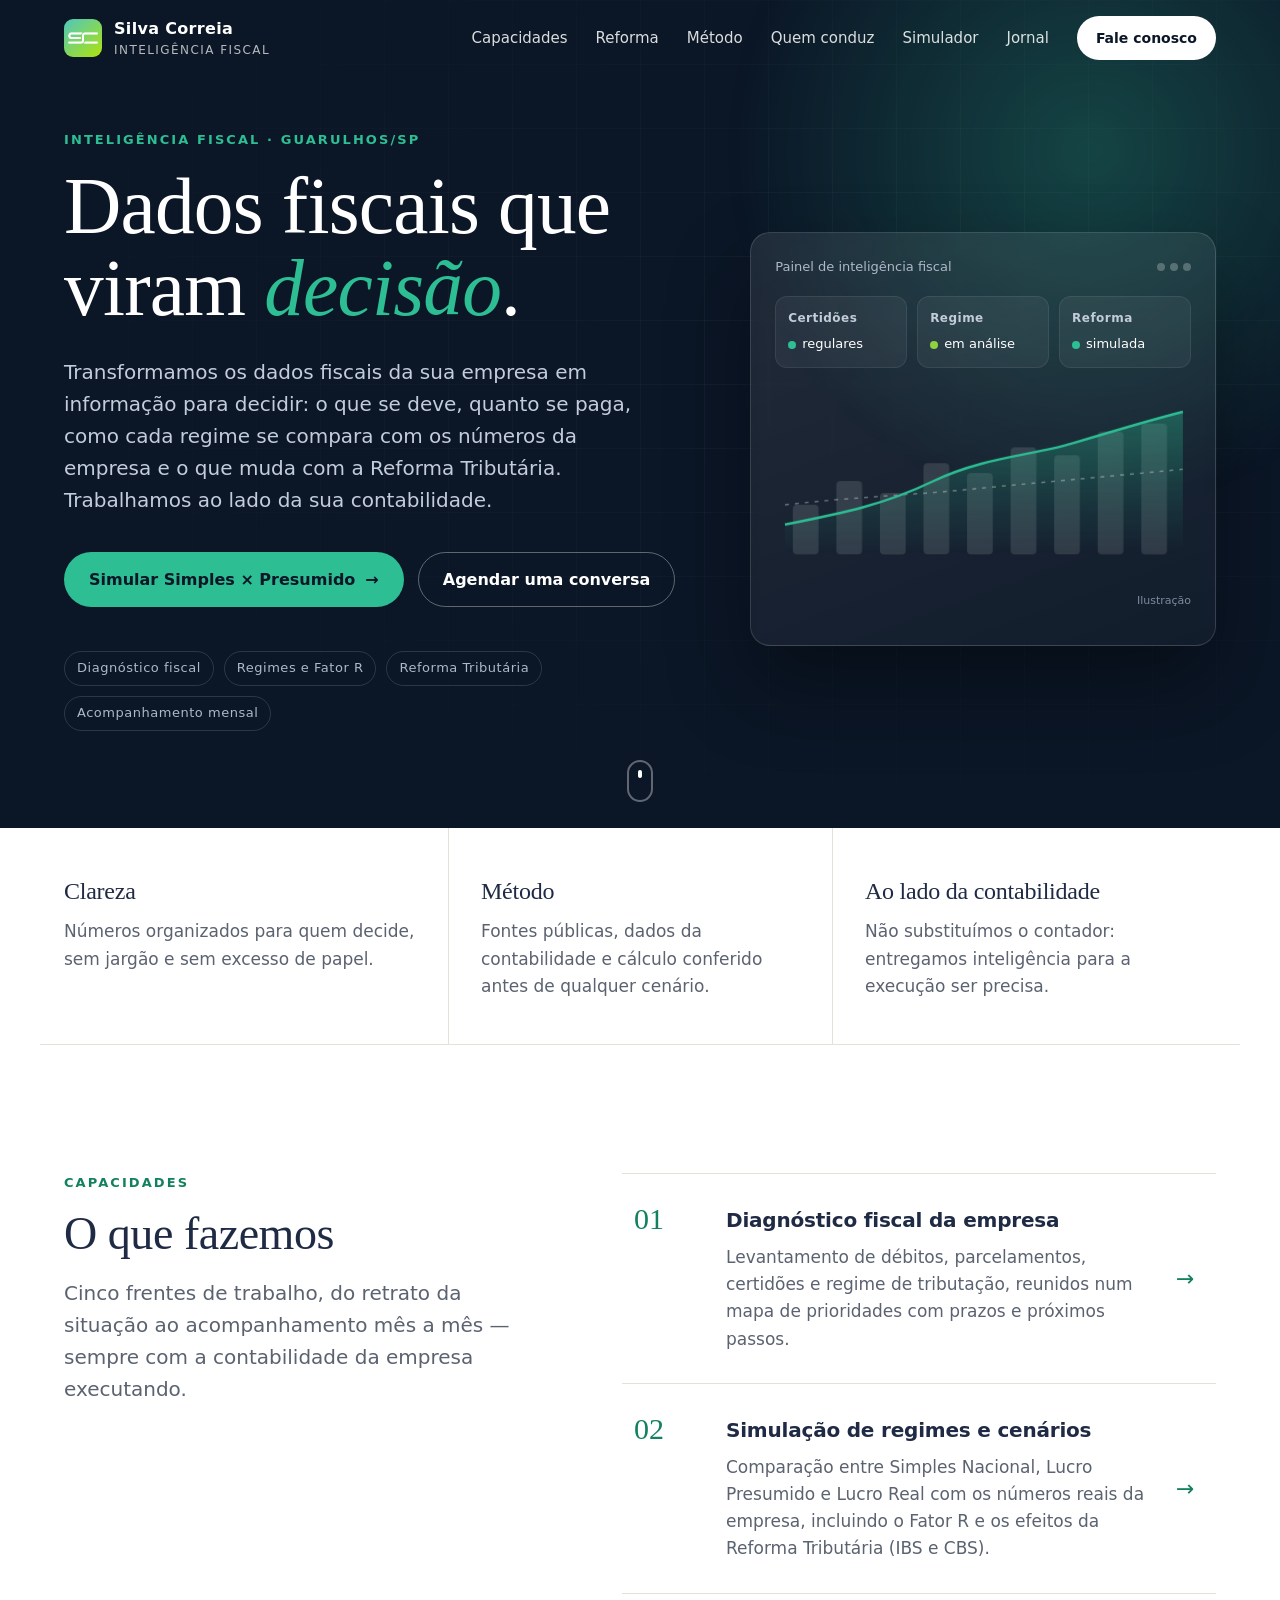
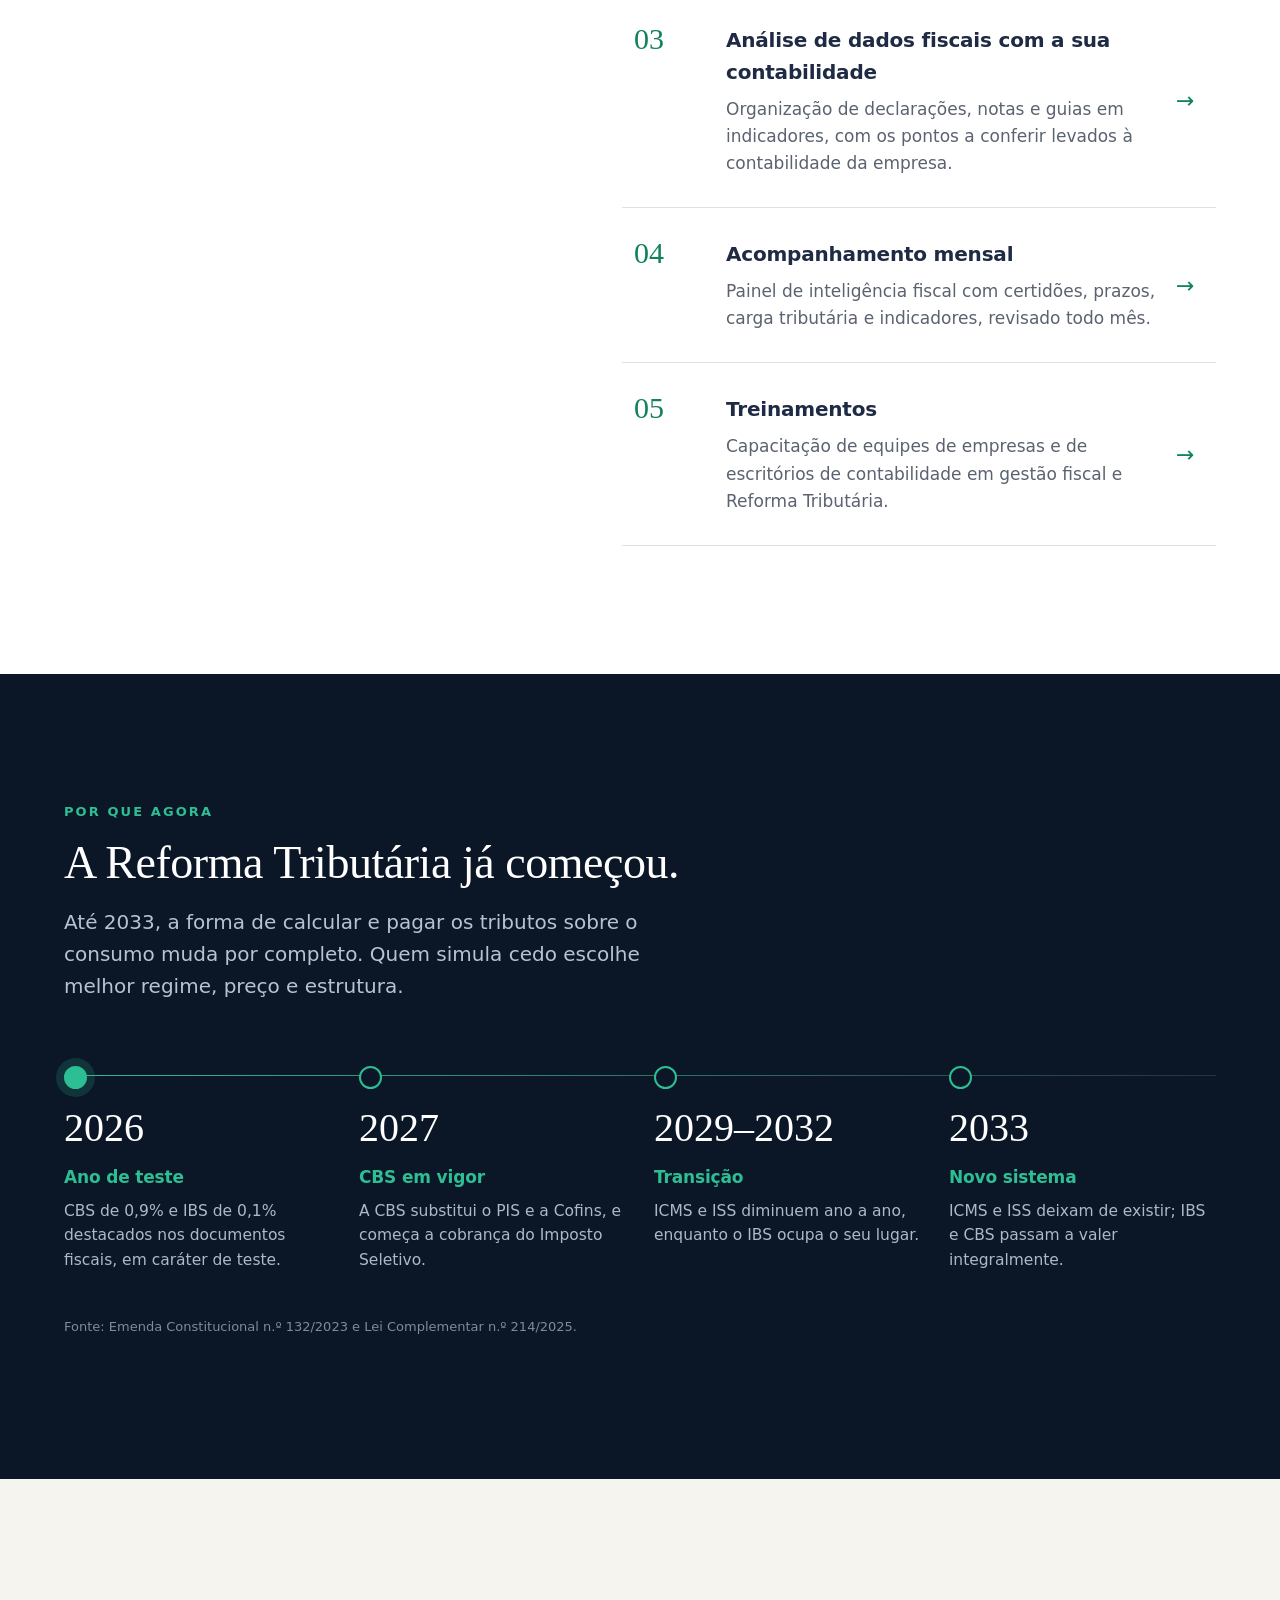
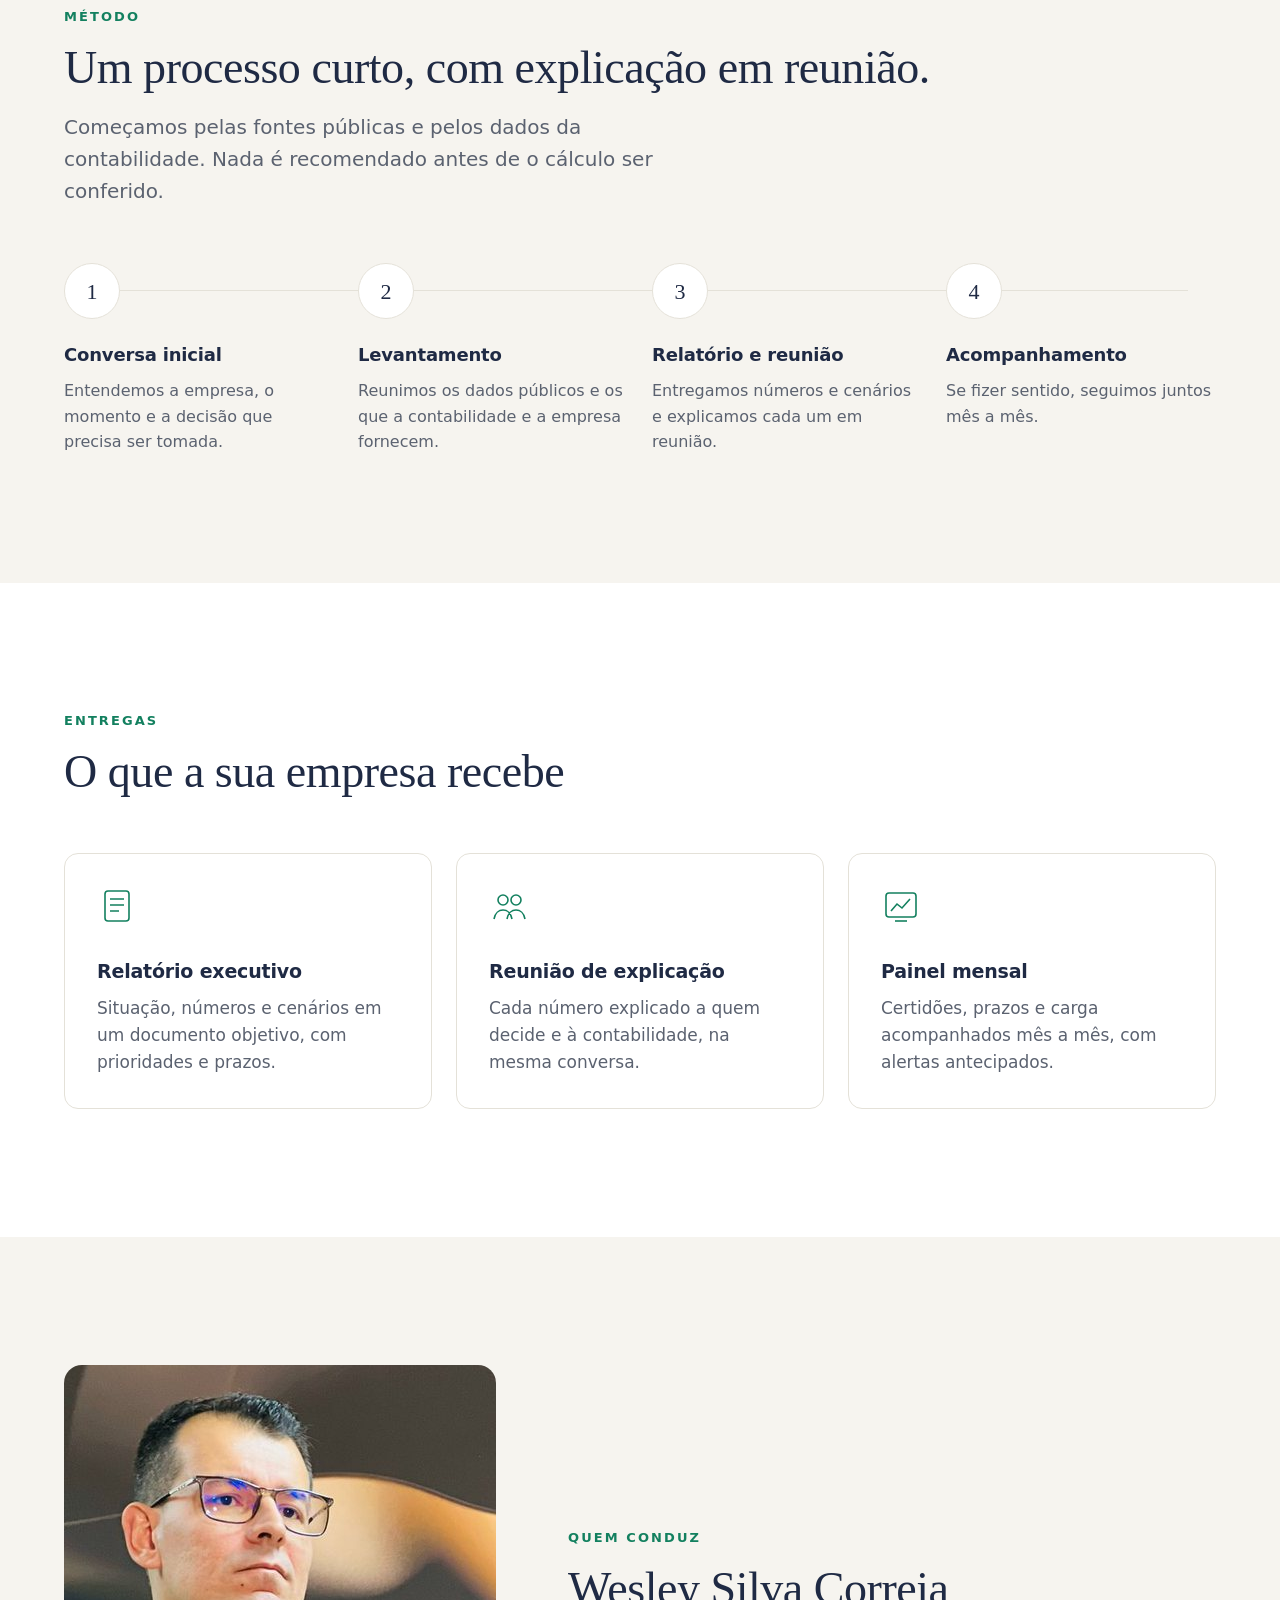
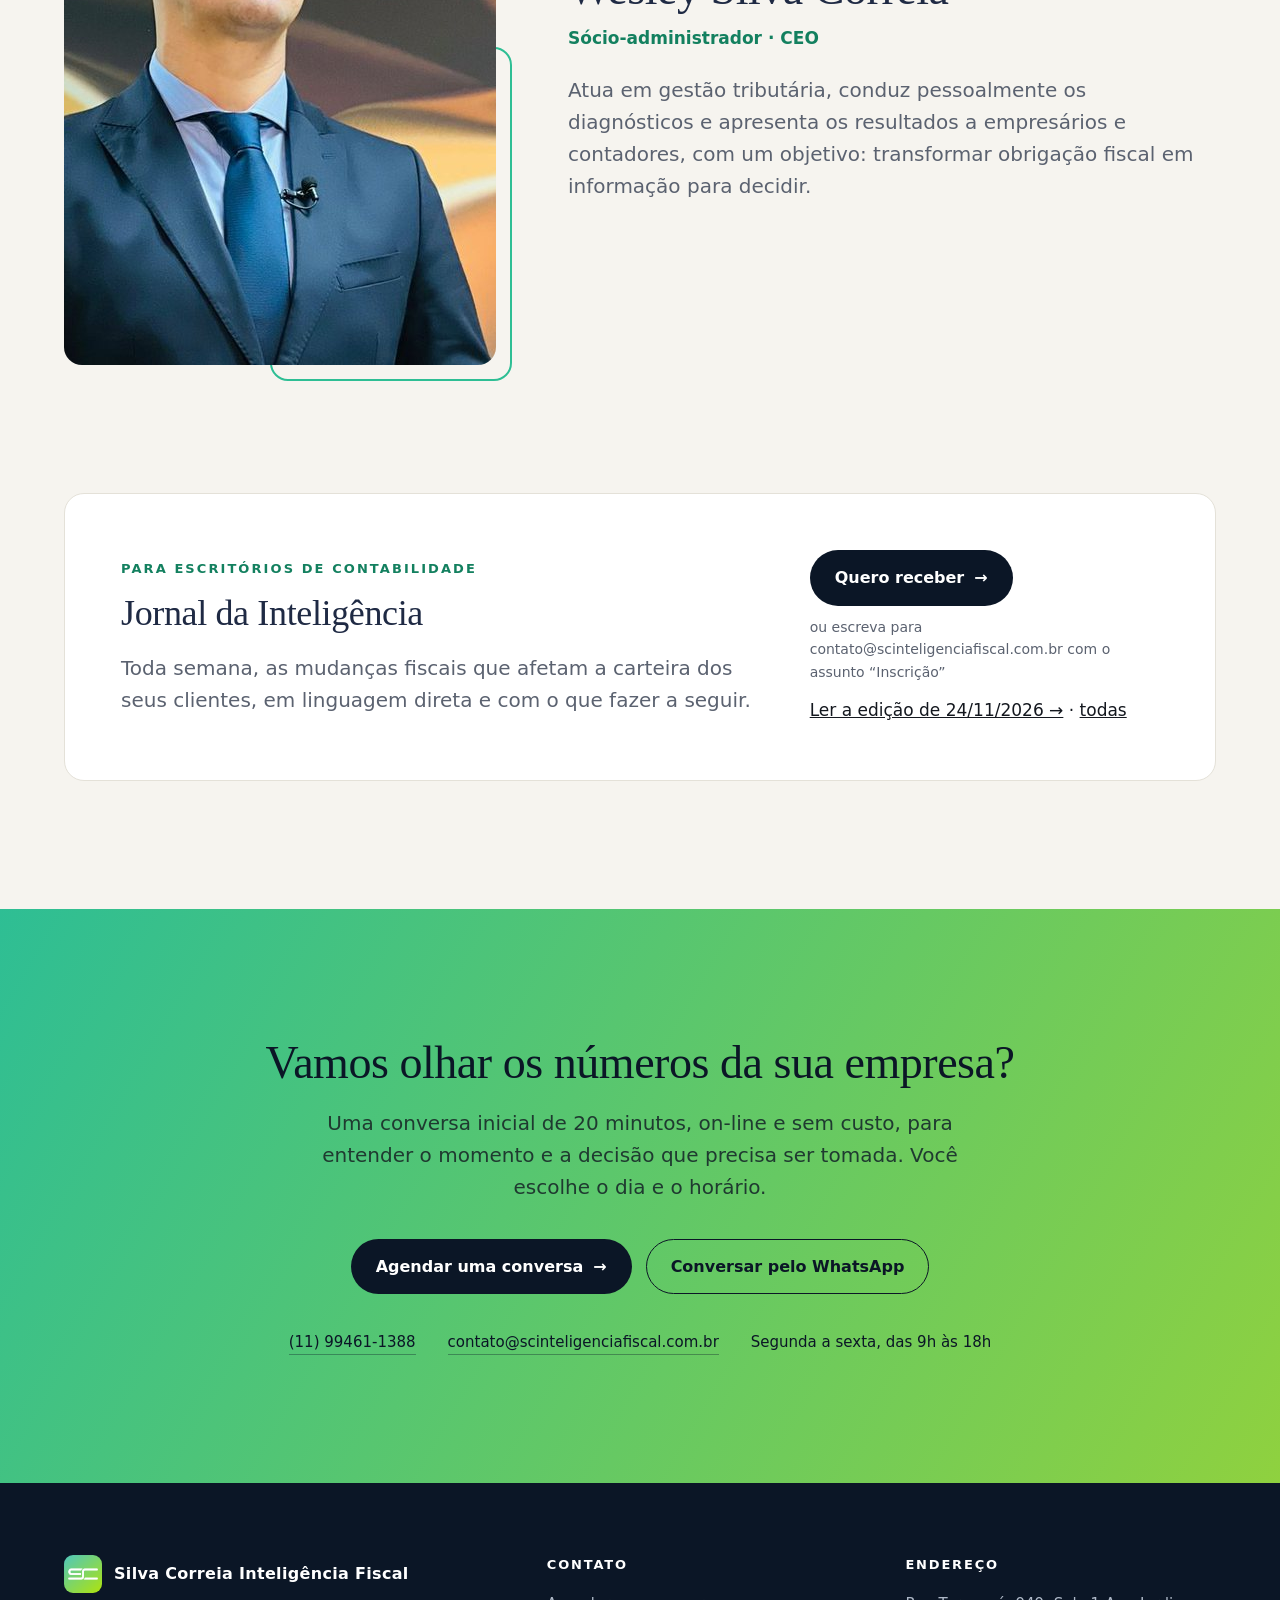
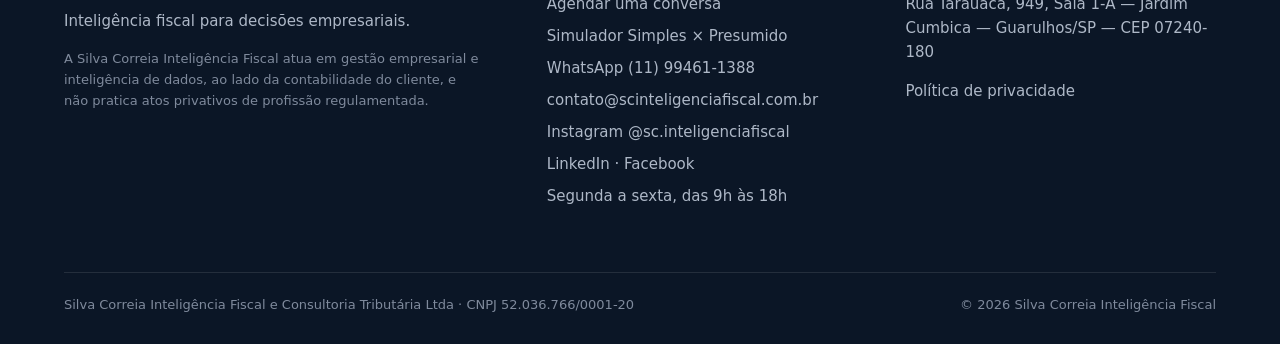
<file: index.html>
<!doctype html>
<html lang="pt-BR">
<head>
<meta charset="utf-8">
<meta name="viewport" content="width=device-width, initial-scale=1">
<meta http-equiv="Content-Security-Policy" content="default-src 'self'; script-src 'self'; style-src 'self' 'unsafe-inline'; img-src 'self' data:; connect-src 'none'; base-uri 'self'; form-action 'none'; object-src 'none'">
<title>Silva Correia Inteligência Fiscal — Inteligência fiscal para decisões empresariais.</title>
<meta name="description" content="Transformamos os dados fiscais da sua empresa em informação para decidir: o que se deve, quanto se paga, como cada regime se compara com os números da empresa e o que muda com a Reforma Tributária. Trabalhamos ao lado da sua contabilidade.">

<meta name="theme-color" content="#0B1626">
<meta property="og:type" content="website"><meta property="og:title" content="Silva Correia Inteligência Fiscal — Inteligência fiscal para decisões empresariais.">
<meta property="og:description" content="Transformamos os dados fiscais da sua empresa em informação para decidir: o que se deve, quanto se paga, como cada regime se compara com os números da empresa e o que muda com a Reforma Tributária. Trabalhamos ao lado da sua contabilidade."><meta property="og:url" content="https://scinteligenciafiscal.com.br/">
<meta property="og:image" content="https://scinteligenciafiscal.com.br/assets/sc_simbolo.png"><meta property="og:locale" content="pt_BR">
<link rel="canonical" href="https://scinteligenciafiscal.com.br/">
<link rel="icon" href="assets/sc_simbolo.png">
<link rel="stylesheet" href="assets/estilo.css">
<script type="application/ld+json">{"@context": "https://schema.org", "@type": "ProfessionalService", "name": "Silva Correia Inteligência Fiscal", "legalName": "Silva Correia Inteligência Fiscal e Consultoria Tributária Ltda", "url": "https://scinteligenciafiscal.com.br", "email": "contato@scinteligenciafiscal.com.br", "telephone": "+55 11 99461-1388", "taxID": "52.036.766/0001-20", "address": {"@type": "PostalAddress", "streetAddress": "Rua Tarauacá, 949, Sala 1-A", "addressLocality": "Guarulhos", "addressRegion": "SP", "postalCode": "07240-180", "addressCountry": "BR"}, "openingHours": "Mo-Fr 09:00-18:00", "sameAs": ["https://www.instagram.com/sc.inteligenciafiscal/", "https://www.linkedin.com/company/145295939/", "https://www.facebook.com/profile.php?id=61595039078750"]}</script>
</head>
<body>
<a class="pular" href="#conteudo">Pular para o conteúdo</a>
<header class="hdr"><div class="cx">
  <a class="marca" href="index.html"><img src="assets/sc_simbolo.png" alt="" width="38" height="38">
    <span>Silva Correia<small>Inteligência Fiscal</small></span></a>
  <button class="menu-btn" aria-label="Abrir menu" aria-expanded="false" aria-controls="menu"><span></span><span></span><span></span></button>
  <nav class="nav" id="menu" aria-label="Principal">
    <a href="index.html#capacidades">Capacidades</a><a href="index.html#reforma">Reforma</a>
    <a href="index.html#metodo">Método</a><a href="index.html#lideranca">Quem conduz</a><a href="simulador.html">Simulador</a><a href="jornal.html">Jornal</a>
    <a class="btn btn-e" href="index.html#contato">Fale conosco</a>
  </nav>
</div></header>
<main id="conteudo">

<section class="heroi" aria-labelledby="h-heroi"><div class="cx">
  <div>
    <p class="olho rv">Inteligência fiscal · Guarulhos/SP</p>
    <h1 id="h-heroi" class="rv d1">Dados fiscais que viram <em>decisão</em>.</h1>
    <p class="lead rv d2">Transformamos os dados fiscais da sua empresa em informação para decidir: o que se deve, quanto se paga, como cada regime se compara com os números da empresa e o que muda com a Reforma Tributária. Trabalhamos ao lado da sua contabilidade.</p>
    <div class="acoes rv d3"><a class="btn btn-p" href="simulador.html">Simular Simples × Presumido <span class="seta">→</span></a>
      <a class="btn btn-s" href="agenda.html">Agendar uma conversa</a></div>
    <ul class="etiquetas rv d3"><li>Diagnóstico fiscal</li><li>Regimes e Fator R</li><li>Reforma Tributária</li><li>Acompanhamento mensal</li></ul>
  </div>
  <div class="painel rv d2" aria-hidden="true">
    <div class="painel-top"><span>Painel de inteligência fiscal</span><span class="pontos"><i></i><i></i><i></i></span></div>
    <div class="kpis"><div class="kpi"><b>Certidões</b><span>regulares</span></div>
      <div class="kpi al"><b>Regime</b><span>em análise</span></div><div class="kpi"><b>Reforma</b><span>simulada</span></div></div>
    <svg class="grafico" viewBox="0 0 420 190">
      <defs><linearGradient id="gArea" x1="0" y1="0" x2="0" y2="1"><stop offset="0" stop-color="#2EBE94" stop-opacity=".35"/><stop offset="1" stop-color="#2EBE94" stop-opacity="0"/></linearGradient></defs>
      <g><rect x="18" y="120" width="26" height="50" rx="4" style="animation-delay:.2s"/><rect x="62" y="96" width="26" height="74" rx="4" style="animation-delay:.3s"/>
      <rect x="106" y="108" width="26" height="62" rx="4" style="animation-delay:.4s"/><rect x="150" y="78" width="26" height="92" rx="4" style="animation-delay:.5s"/>
      <rect x="194" y="88" width="26" height="82" rx="4" style="animation-delay:.6s"/><rect x="238" y="62" width="26" height="108" rx="4" style="animation-delay:.7s"/>
      <rect x="282" y="70" width="26" height="100" rx="4" style="animation-delay:.8s"/><rect x="326" y="46" width="26" height="124" rx="4" style="animation-delay:.9s"/>
      <rect x="370" y="38" width="26" height="132" rx="4" style="animation-delay:1s"/></g>
      <path class="area" d="M10 140 C70 128 110 120 160 96 S260 70 300 58 S380 34 412 26 L412 170 L10 170 Z"/>
      <path class="l2" d="M10 120 C80 112 140 110 200 104 S330 92 412 84"/>
      <path class="l1" d="M10 140 C70 128 110 120 160 96 S260 70 300 58 S380 34 412 26"/>
    </svg>
    <p class="legenda-il">Ilustração</p>
  </div>
</div><span class="rolar" aria-hidden="true"></span></section>

<section class="pilares" aria-label="Princípios"><div class="cx"><div class="pilar rv d0"><h3>Clareza</h3><p>Números organizados para quem decide, sem jargão e sem excesso de papel.</p></div><div class="pilar rv d1"><h3>Método</h3><p>Fontes públicas, dados da contabilidade e cálculo conferido antes de qualquer cenário.</p></div><div class="pilar rv d2"><h3>Ao lado da contabilidade</h3><p>Não substituímos o contador: entregamos inteligência para a execução ser precisa.</p></div></div></section>

<section id="capacidades"><div class="cx cap-grade">
  <div class="cap-intro"><p class="olho rv">Capacidades</p><h2 class="rv d1">O que fazemos</h2>
    <p class="lead rv d2">Cinco frentes de trabalho, do retrato da situação ao acompanhamento mês a mês — sempre com a contabilidade da empresa executando.</p></div>
  <ul class="cap-lista"><li class="cap rv"><span class="n">01</span><div><h3>Diagnóstico fiscal da empresa</h3><p>Levantamento de débitos, parcelamentos, certidões e regime de tributação, reunidos num mapa de prioridades com prazos e próximos passos.</p></div><span class="seta" aria-hidden="true">→</span></li><li class="cap rv"><span class="n">02</span><div><h3>Simulação de regimes e cenários</h3><p>Comparação entre Simples Nacional, Lucro Presumido e Lucro Real com os números reais da empresa, incluindo o Fator R e os efeitos da Reforma Tributária (IBS e CBS).</p></div><span class="seta" aria-hidden="true">→</span></li><li class="cap rv"><span class="n">03</span><div><h3>Análise de dados fiscais com a sua contabilidade</h3><p>Organização de declarações, notas e guias em indicadores, com os pontos a conferir levados à contabilidade da empresa.</p></div><span class="seta" aria-hidden="true">→</span></li><li class="cap rv"><span class="n">04</span><div><h3>Acompanhamento mensal</h3><p>Painel de inteligência fiscal com certidões, prazos, carga tributária e indicadores, revisado todo mês.</p></div><span class="seta" aria-hidden="true">→</span></li><li class="cap rv"><span class="n">05</span><div><h3>Treinamentos</h3><p>Capacitação de equipes de empresas e de escritórios de contabilidade em gestão fiscal e Reforma Tributária.</p></div><span class="seta" aria-hidden="true">→</span></li></ul>
</div></section>

<section id="reforma" class="escuro"><div class="cx">
  <p class="olho rv">Por que agora</p><h2 class="rv d1">A Reforma Tributária já começou.</h2>
  <p class="lead rv d2">Até 2033, a forma de calcular e pagar os tributos sobre o consumo muda por completo. Quem simula cedo escolhe melhor regime, preço e estrutura.</p>
  <ol class="tempo"><li class="rv d0 agora"><span class="ano">2026</span><h3>Ano de teste</h3><p>CBS de 0,9% e IBS de 0,1% destacados nos documentos fiscais, em caráter de teste.</p></li><li class="rv d1"><span class="ano">2027</span><h3>CBS em vigor</h3><p>A CBS substitui o PIS e a Cofins, e começa a cobrança do Imposto Seletivo.</p></li><li class="rv d2"><span class="ano">2029–2032</span><h3>Transição</h3><p>ICMS e ISS diminuem ano a ano, enquanto o IBS ocupa o seu lugar.</p></li><li class="rv d3"><span class="ano">2033</span><h3>Novo sistema</h3><p>ICMS e ISS deixam de existir; IBS e CBS passam a valer integralmente.</p></li></ol>
  <p class="fonte">Fonte: Emenda Constitucional n.º 132/2023 e Lei Complementar n.º 214/2025.</p>
</div></section>

<section id="metodo" class="papel"><div class="cx">
  <p class="olho rv">Método</p><h2 class="rv d1">Um processo curto, com explicação em reunião.</h2>
  <p class="lead rv d2">Começamos pelas fontes públicas e pelos dados da contabilidade. Nada é recomendado antes de o cálculo ser conferido.</p>
  <div class="passos"><div class="passo rv d0"><div class="c">1</div><h3>Conversa inicial</h3><p>Entendemos a empresa, o momento e a decisão que precisa ser tomada.</p></div><div class="passo rv d1"><div class="c">2</div><h3>Levantamento</h3><p>Reunimos os dados públicos e os que a contabilidade e a empresa fornecem.</p></div><div class="passo rv d2"><div class="c">3</div><h3>Relatório e reunião</h3><p>Entregamos números e cenários e explicamos cada um em reunião.</p></div><div class="passo rv d3"><div class="c">4</div><h3>Acompanhamento</h3><p>Se fizer sentido, seguimos juntos mês a mês.</p></div></div>
</div></section>

<section><div class="cx">
  <p class="olho rv">Entregas</p><h2 class="rv d1">O que a sua empresa recebe</h2>
  <div class="cards"><div class="card rv d0"><svg viewBox="0 0 40 40"><rect x="8" y="5" width="24" height="30" rx="3"/><path d="M13 13h14M13 19h14M13 25h9"/></svg><h3>Relatório executivo</h3><p>Situação, números e cenários em um documento objetivo, com prioridades e prazos.</p></div><div class="card rv d1"><svg viewBox="0 0 40 40"><circle cx="14" cy="14" r="5"/><circle cx="27" cy="14" r="5"/><path d="M5 33c1-6 5-9 9-9s8 3 9 9M18 33c1-6 5-9 9-9s8 3 9 9"/></svg><h3>Reunião de explicação</h3><p>Cada número explicado a quem decide e à contabilidade, na mesma conversa.</p></div><div class="card rv d2"><svg viewBox="0 0 40 40"><rect x="5" y="7" width="30" height="24" rx="3"/><path d="M10 25l6-7 5 4 8-9"/><path d="M14 35h12"/></svg><h3>Painel mensal</h3><p>Certidões, prazos e carga acompanhados mês a mês, com alertas antecipados.</p></div></div>
</div></section>

<section id="lideranca" class="papel"><div class="cx lider">
  <div class="foto rv"><img src="assets/wesley.jpg" alt="Wesley Silva Correia" width="480" height="600" loading="lazy"></div>
  <div><p class="olho rv">Quem conduz</p><h2 class="rv d1">Wesley Silva Correia</h2><p class="cargo rv d1">Sócio-administrador · CEO</p>
    <p class="lead rv d2">Atua em gestão tributária, conduz pessoalmente os diagnósticos e apresenta os resultados a empresários e contadores, com um objetivo: transformar obrigação fiscal em informação para decidir.</p></div>
</div></section>

<section class="papel" style="padding-top:0"><div class="cx">
  <div class="jornal rv"><div><p class="olho">Para escritórios de contabilidade</p><h2>Jornal da Inteligência</h2>
    <p class="lead">Toda semana, as mudanças fiscais que afetam a carteira dos seus clientes, em linguagem direta e com o que fazer a seguir.</p></div>
    <div><a class="btn btn-e" href="mailto:contato@scinteligenciafiscal.com.br?subject=Inscri%C3%A7%C3%A3o%20no%20Jornal%20da%20Intelig%C3%AAncia">Quero receber <span class="seta">→</span></a>
    <p style="margin:10px 0 0;font-size:14px;color:var(--cinza)">ou escreva para contato@scinteligenciafiscal.com.br com o assunto “Inscrição”</p>
    <p style="margin:14px 0 0"><a href="jornal/edicao-007.html">Ler a edição de 24/11/2026 →</a> · <a href="jornal.html">todas</a></p></div></div>
</div></section>

<section id="contato" class="final"><div class="cx">
  <h2 class="rv">Vamos olhar os números da sua empresa?</h2>
  <p class="lead rv d1">Uma conversa inicial de 20 minutos, on-line e sem custo, para entender o momento e a decisão que precisa ser tomada. Você escolhe o dia e o horário.</p>
  <div class="acoes rv d2"><a class="btn btn-e" href="agenda.html">Agendar uma conversa <span class="seta">→</span></a>
    <a class="btn btn-c" href="https://wa.me/5511994611388">Conversar pelo WhatsApp</a></div>
  <div class="contatos rv d3"><a href="https://wa.me/5511994611388">(11) 99461-1388</a><a href="mailto:contato@scinteligenciafiscal.com.br">contato@scinteligenciafiscal.com.br</a><span>Segunda a sexta, das 9h às 18h</span></div>
</div></section>
</main>
<footer class="rodape"><div class="cx">
  <div class="cols">
    <div><a class="marca" href="index.html"><img src="assets/sc_simbolo.png" alt="" width="38" height="38"><span>Silva Correia Inteligência Fiscal</span></a>
      <p>Inteligência fiscal para decisões empresariais.</p><p class="ressalva">A Silva Correia Inteligência Fiscal atua em gestão empresarial e inteligência de dados, ao lado da contabilidade do cliente, e não pratica atos privativos de profissão regulamentada.</p></div>
    <div><h4>Contato</h4><ul>
      <li><a href="agenda.html">Agendar uma conversa</a></li><li><a href="simulador.html">Simulador Simples × Presumido</a></li>
      <li><a href="https://wa.me/5511994611388">WhatsApp (11) 99461-1388</a></li><li><a href="mailto:contato@scinteligenciafiscal.com.br">contato@scinteligenciafiscal.com.br</a></li>
      <li><a href="https://www.instagram.com/sc.inteligenciafiscal/">Instagram @sc.inteligenciafiscal</a></li>
      <li><a href="https://www.linkedin.com/company/145295939/">LinkedIn</a> · <a href="https://www.facebook.com/profile.php?id=61595039078750">Facebook</a></li><li>Segunda a sexta, das 9h às 18h</li></ul></div>
    <div><h4>Endereço</h4><p>Rua Tarauacá, 949, Sala 1-A — Jardim Cumbica — Guarulhos/SP — CEP 07240-180</p><ul><li><a href="privacidade.html">Política de privacidade</a></li></ul></div>
  </div>
  <div class="base"><span>Silva Correia Inteligência Fiscal e Consultoria Tributária Ltda · CNPJ 52.036.766/0001-20</span><span>© 2026 Silva Correia Inteligência Fiscal</span></div>
</div></footer>
<script src="assets/site.js" defer></script>
</body></html>
</file>
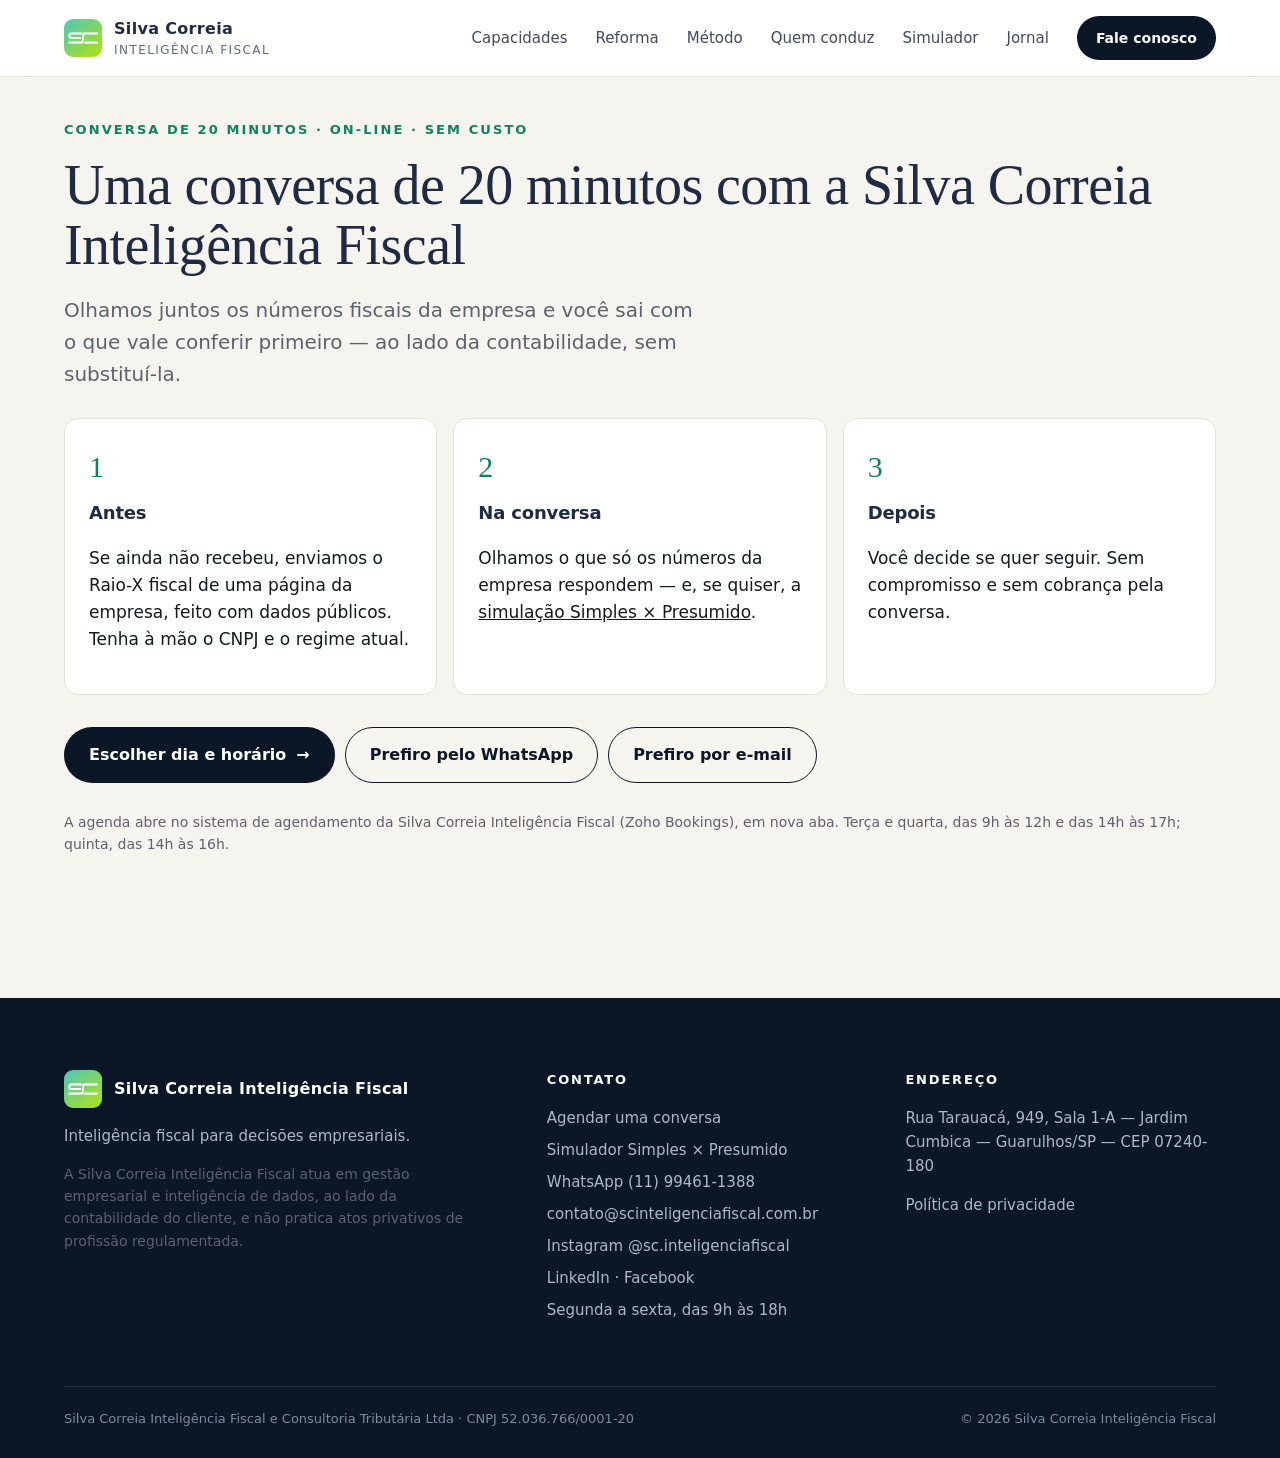
<file: agenda.html>
<!doctype html>
<html lang="pt-BR">
<head>
<meta charset="utf-8">
<meta name="viewport" content="width=device-width, initial-scale=1">
<meta http-equiv="Content-Security-Policy" content="default-src 'self'; script-src 'self'; style-src 'self' 'unsafe-inline'; img-src 'self' data:; connect-src 'none'; base-uri 'self'; form-action 'none'; object-src 'none'">
<title>Agendar uma conversa — Silva Correia Inteligência Fiscal</title>
<meta name="description" content="Conversa de 20 minutos, on-line e sem custo, sobre os números fiscais da sua empresa.">
<meta name="robots" content="noindex">
<meta name="theme-color" content="#0B1626">
<meta property="og:type" content="website"><meta property="og:title" content="Agendar uma conversa — Silva Correia Inteligência Fiscal">
<meta property="og:description" content="Conversa de 20 minutos, on-line e sem custo, sobre os números fiscais da sua empresa."><meta property="og:url" content="https://scinteligenciafiscal.com.br/agenda.html">
<meta property="og:image" content="https://scinteligenciafiscal.com.br/assets/sc_simbolo.png"><meta property="og:locale" content="pt_BR">
<link rel="canonical" href="https://scinteligenciafiscal.com.br/agenda.html">
<link rel="icon" href="assets/sc_simbolo.png">
<link rel="stylesheet" href="assets/estilo.css">

</head>
<body>
<a class="pular" href="#conteudo">Pular para o conteúdo</a>
<header class="hdr solido fixo"><div class="cx">
  <a class="marca" href="index.html"><img src="assets/sc_simbolo.png" alt="" width="38" height="38">
    <span>Silva Correia<small>Inteligência Fiscal</small></span></a>
  <button class="menu-btn" aria-label="Abrir menu" aria-expanded="false" aria-controls="menu"><span></span><span></span><span></span></button>
  <nav class="nav" id="menu" aria-label="Principal">
    <a href="index.html#capacidades">Capacidades</a><a href="index.html#reforma">Reforma</a>
    <a href="index.html#metodo">Método</a><a href="index.html#lideranca">Quem conduz</a><a href="simulador.html">Simulador</a><a href="jornal.html">Jornal</a>
    <a class="btn btn-e" href="index.html#contato">Fale conosco</a>
  </nav>
</div></header>
<main id="conteudo">

<style>
.ferr{padding-top:120px}
.ferr h1{font-size:clamp(34px,4.6vw,56px);line-height:1.08;color:var(--navy);overflow-wrap:anywhere}
.ferr .grade{display:grid;grid-template-columns:minmax(280px,.8fr) 1.2fr;gap:36px;margin-top:36px;align-items:start}
.cartao{background:var(--branco);border:1px solid var(--linha);border-radius:var(--r);padding:24px}
.campo{display:block;margin:0 0 16px}.campo span{display:block;font-weight:600;font-size:15px;color:var(--navy);margin:0 0 6px}
.campo small{display:block;color:var(--cinza);font-size:13px;margin-top:4px}
.campo small.ent{color:#13805F;font-weight:600}
.campo input,.campo select{width:100%;font:inherit;font-size:17px;padding:12px 14px;border:1px solid #8E887C;border-radius:10px;background:#fff;color:var(--texto)}
.campo input:focus,.campo select:focus{outline:3px solid #13805F;outline-offset:2px;border-color:#13805F}
details.av summary{cursor:pointer;color:#13805F;font-weight:600;margin:4px 0 12px}
.res{display:grid;grid-template-columns:repeat(3,1fr);gap:14px}
.kc{background:var(--papel);border-radius:12px;padding:16px}.kc b{display:block;font-size:clamp(20px,2.4vw,28px);color:var(--navy);font-family:var(--serif);font-weight:400}
.kc span{font-size:13px;color:var(--cinza)}
.frase{font-size:18px;color:var(--navy);margin:18px 0 6px}
.ressalva{font-size:14px;color:var(--cinza);margin:0 0 10px}
.aviso{background:#FFF8E6;border-left:4px solid #B5934A;padding:12px 14px;border-radius:8px;font-size:15px;margin:12px 0}
.erro{background:#FDECEA;border-left:4px solid #B3261E;padding:12px 14px;border-radius:8px;font-size:15px}
.tab{width:100%;border-collapse:collapse;font-size:15px;margin-top:10px}.tab td{padding:7px 4px;border-bottom:1px solid var(--linha)}
.tab td:last-child{text-align:right;font-variant-numeric:tabular-nums}
.acoes{display:flex;flex-wrap:wrap;gap:10px;margin-top:18px}
button.btn{cursor:pointer;font:inherit;font-weight:600}
.premissas{font-size:14px;color:var(--cinza);margin-top:28px}.premissas li{margin:0 0 6px}
svg.curva{width:100%;height:auto;margin-top:12px}
.etapas3{display:grid;grid-template-columns:repeat(3,1fr);gap:16px;margin-top:28px}
.etapas3 .cartao h3{font-family:var(--sans);font-weight:600;font-size:18px;color:var(--navy);margin:8px 0 6px}
.etapas3 .n{font-family:var(--serif);font-size:30px;color:#13805F}
.sr{position:absolute;width:1px;height:1px;overflow:hidden;clip:rect(0 0 0 0);white-space:nowrap}
@media (max-width:860px){.ferr .grade,.etapas3{grid-template-columns:1fr}.res{grid-template-columns:1fr}}
@media print{.hdr,.rodape,.acoes,form,.pular{display:none!important}.ferr{padding-top:0}.ferr .grade{grid-template-columns:1fr}}
</style>
<section class="papel ferr"><div class="cx">
  <p class="olho">Conversa de 20 minutos · on-line · sem custo</p>
  <h1 id="titulo">Uma conversa de 20 minutos com a Silva Correia Inteligência Fiscal</h1>
  <p class="lead" id="sub">Olhamos juntos os números fiscais da empresa e você sai com o que vale conferir primeiro —
  ao lado da contabilidade, sem substituí-la.</p>
  <div class="aviso" id="sim-box" hidden><b>Sua simulação vai junto.</b> Ao marcar, cole este link no campo de
  observações: <button class="btn btn-c" type="button" id="sim-copiar" style="margin-top:8px">Copiar o link da simulação</button></div>
  <div class="etapas3">
    <div class="cartao"><span class="n">1</span><h3>Antes</h3><p>Se ainda não recebeu, enviamos o Raio-X fiscal de
      uma página da empresa, feito com dados públicos. Tenha à mão o CNPJ e o regime atual.</p></div>
    <div class="cartao"><span class="n">2</span><h3>Na conversa</h3><p>Olhamos o que só os números da empresa
      respondem — e, se quiser, a <a href="simulador.html">simulação Simples × Presumido</a>.</p></div>
    <div class="cartao"><span class="n">3</span><h3>Depois</h3><p>Você decide se quer seguir. Sem compromisso e sem
      cobrança pela conversa.</p></div>
  </div>
  <div class="acoes" style="margin-top:32px">
    <a class="btn btn-e" id="agendar" href="https://silvacorreiaintelignciafiscal.zohobookings.com/conversa" target="_blank" rel="noopener">Escolher dia e horário <span class="seta">→</span></a>
    <a class="btn btn-c" href="https://wa.me/5511994611388">Prefiro pelo WhatsApp</a>
    <a class="btn btn-c" href="mailto:contato@scinteligenciafiscal.com.br?subject=Conversa%20de%2020%20minutos">Prefiro por e-mail</a>
  </div>
  <p class="premissas">A agenda abre no sistema de agendamento da Silva Correia Inteligência Fiscal (Zoho Bookings), em nova aba. Terça e
  quarta, das 9h às 12h e das 14h às 17h; quinta, das 14h às 16h.</p>
</div></section>
<script src="assets/agenda.js" defer></script>
</main>
<footer class="rodape"><div class="cx">
  <div class="cols">
    <div><a class="marca" href="index.html"><img src="assets/sc_simbolo.png" alt="" width="38" height="38"><span>Silva Correia Inteligência Fiscal</span></a>
      <p>Inteligência fiscal para decisões empresariais.</p><p class="ressalva">A Silva Correia Inteligência Fiscal atua em gestão empresarial e inteligência de dados, ao lado da contabilidade do cliente, e não pratica atos privativos de profissão regulamentada.</p></div>
    <div><h4>Contato</h4><ul>
      <li><a href="agenda.html">Agendar uma conversa</a></li><li><a href="simulador.html">Simulador Simples × Presumido</a></li>
      <li><a href="https://wa.me/5511994611388">WhatsApp (11) 99461-1388</a></li><li><a href="mailto:contato@scinteligenciafiscal.com.br">contato@scinteligenciafiscal.com.br</a></li>
      <li><a href="https://www.instagram.com/sc.inteligenciafiscal/">Instagram @sc.inteligenciafiscal</a></li>
      <li><a href="https://www.linkedin.com/company/145295939/">LinkedIn</a> · <a href="https://www.facebook.com/profile.php?id=61595039078750">Facebook</a></li><li>Segunda a sexta, das 9h às 18h</li></ul></div>
    <div><h4>Endereço</h4><p>Rua Tarauacá, 949, Sala 1-A — Jardim Cumbica — Guarulhos/SP — CEP 07240-180</p><ul><li><a href="privacidade.html">Política de privacidade</a></li></ul></div>
  </div>
  <div class="base"><span>Silva Correia Inteligência Fiscal e Consultoria Tributária Ltda · CNPJ 52.036.766/0001-20</span><span>© 2026 Silva Correia Inteligência Fiscal</span></div>
</div></footer>
<script src="assets/site.js" defer></script>
</body></html>
</file>
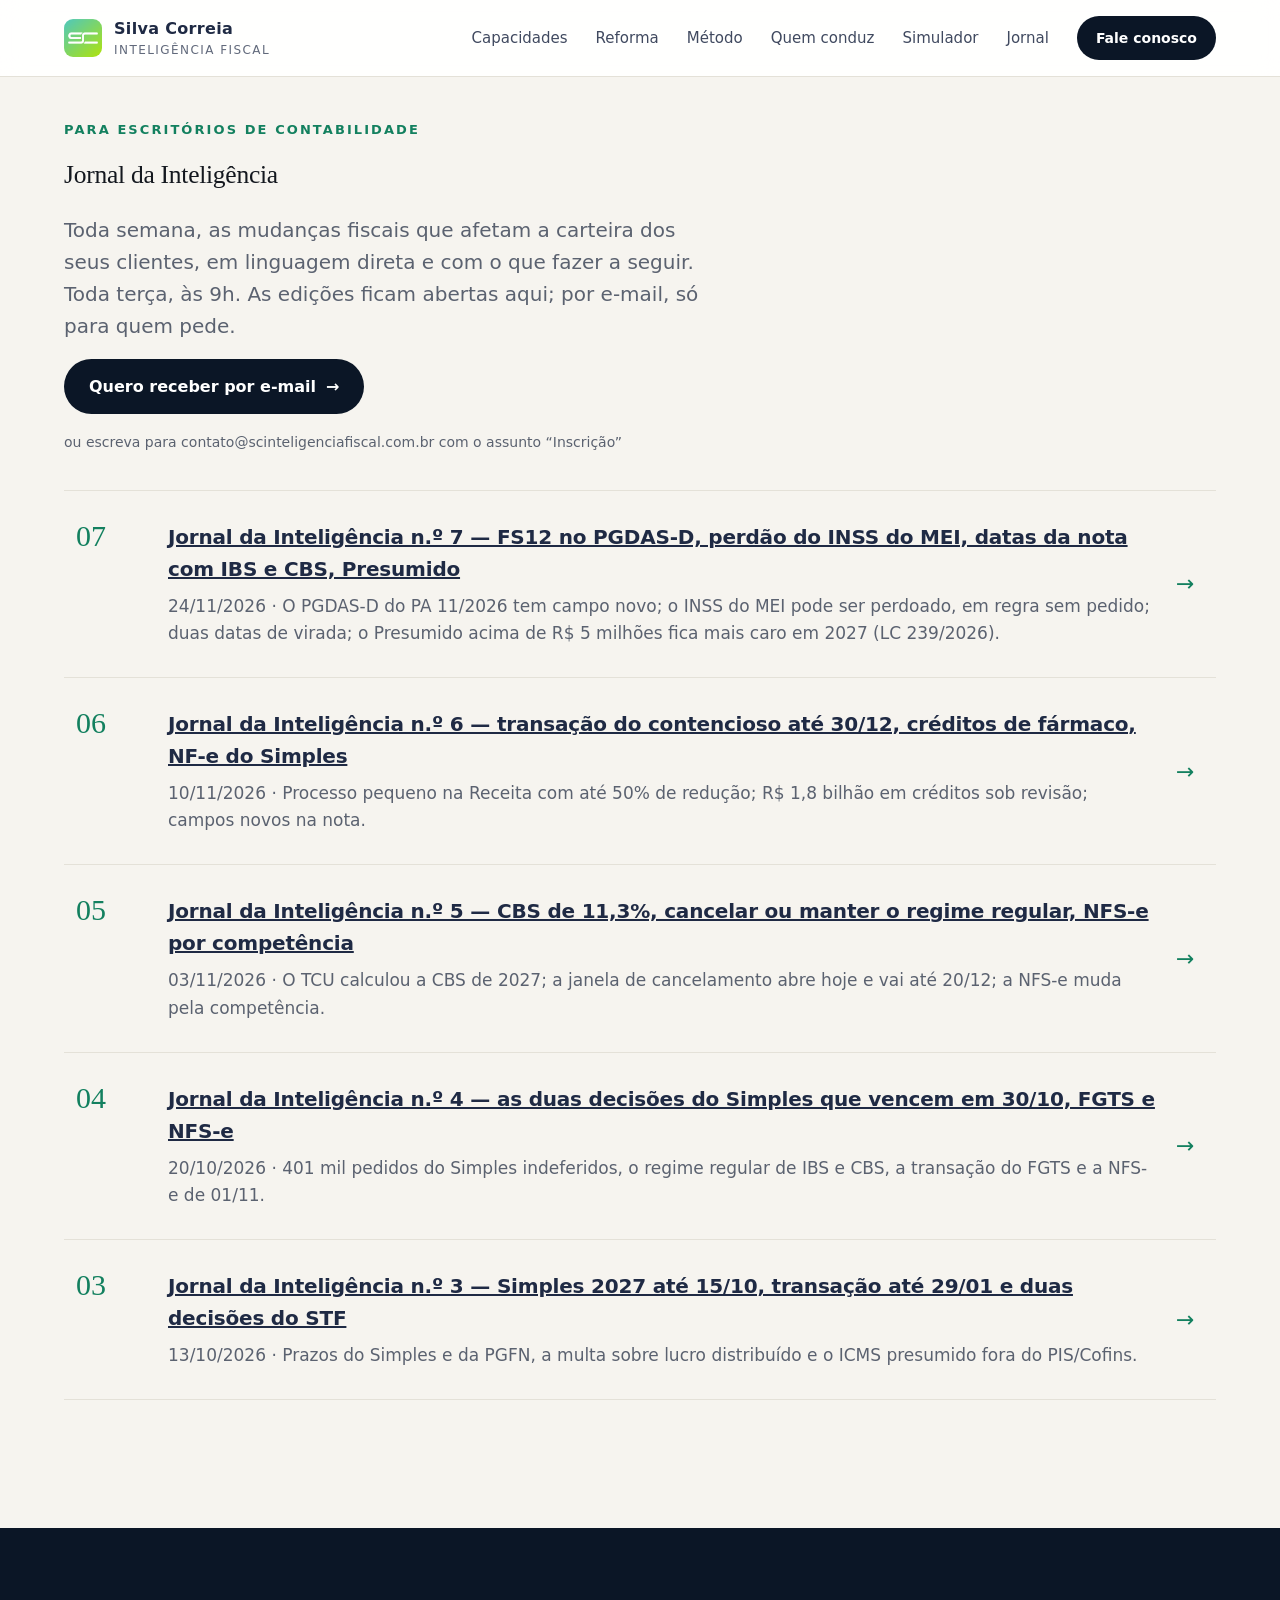
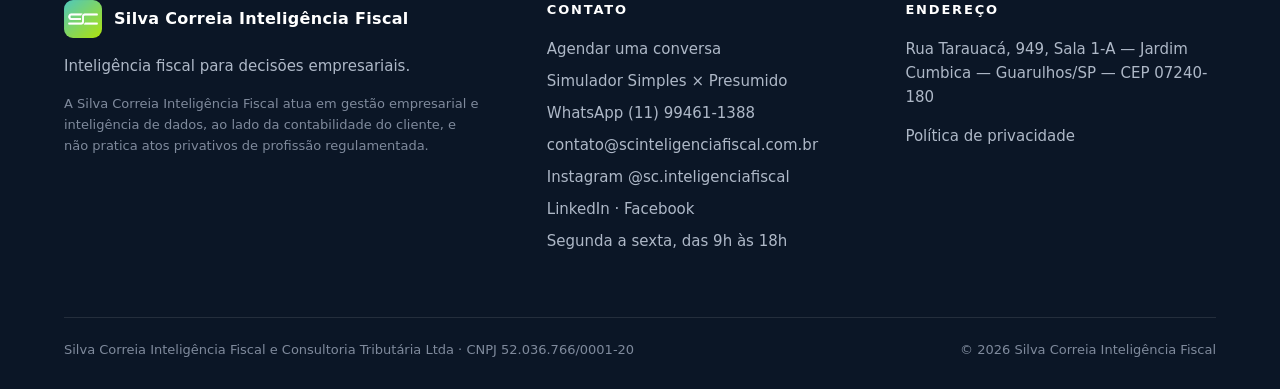
<file: jornal.html>
<!doctype html>
<html lang="pt-BR">
<head>
<meta charset="utf-8">
<meta name="viewport" content="width=device-width, initial-scale=1">
<meta http-equiv="Content-Security-Policy" content="default-src 'self'; script-src 'self'; style-src 'self' 'unsafe-inline'; img-src 'self' data:; connect-src 'none'; base-uri 'self'; form-action 'none'; object-src 'none'">
<title>Jornal da Inteligência — Silva Correia Inteligência Fiscal</title>
<meta name="description" content="As mudanças fiscais da semana e o que cada uma muda na rotina das empresas — edições abertas.">

<meta name="theme-color" content="#0B1626">
<meta property="og:type" content="website"><meta property="og:title" content="Jornal da Inteligência — Silva Correia Inteligência Fiscal">
<meta property="og:description" content="As mudanças fiscais da semana e o que cada uma muda na rotina das empresas — edições abertas."><meta property="og:url" content="https://scinteligenciafiscal.com.br/jornal.html">
<meta property="og:image" content="https://scinteligenciafiscal.com.br/assets/sc_simbolo.png"><meta property="og:locale" content="pt_BR">
<link rel="canonical" href="https://scinteligenciafiscal.com.br/jornal.html">
<link rel="icon" href="assets/sc_simbolo.png">
<link rel="stylesheet" href="assets/estilo.css">

</head>
<body>
<a class="pular" href="#conteudo">Pular para o conteúdo</a>
<header class="hdr solido fixo"><div class="cx">
  <a class="marca" href="index.html"><img src="assets/sc_simbolo.png" alt="" width="38" height="38">
    <span>Silva Correia<small>Inteligência Fiscal</small></span></a>
  <button class="menu-btn" aria-label="Abrir menu" aria-expanded="false" aria-controls="menu"><span></span><span></span><span></span></button>
  <nav class="nav" id="menu" aria-label="Principal">
    <a href="index.html#capacidades">Capacidades</a><a href="index.html#reforma">Reforma</a>
    <a href="index.html#metodo">Método</a><a href="index.html#lideranca">Quem conduz</a><a href="simulador.html">Simulador</a><a href="jornal.html">Jornal</a>
    <a class="btn btn-e" href="index.html#contato">Fale conosco</a>
  </nav>
</div></header>
<main id="conteudo">

<section class="papel" style="padding-top:120px"><div class="cx">
  <p class="olho">Para escritórios de contabilidade</p><h1>Jornal da Inteligência</h1>
  <p class="lead">Toda semana, as mudanças fiscais que afetam a carteira dos seus clientes, em linguagem direta e com o que fazer a seguir. Toda terça, às 9h. As edições ficam abertas aqui; por e-mail, só para quem pede.</p>
  <p><a class="btn btn-e" href="mailto:contato@scinteligenciafiscal.com.br?subject=Inscri%C3%A7%C3%A3o%20no%20Jornal%20da%20Intelig%C3%AAncia">Quero receber por e-mail <span class="seta">→</span></a></p>
  <p style="font-size:14px;color:var(--cinza)">ou escreva para contato@scinteligenciafiscal.com.br com o assunto “Inscrição”</p>
  <ul class="cap-lista" style="margin-top:36px"><li class="cap"><span class="n">07</span><div><h3><a href="jornal/edicao-007.html">Jornal da Inteligência n.º 7 — FS12 no PGDAS-D, perdão do INSS do MEI, datas da nota com IBS e CBS, Presumido</a></h3><p>24/11/2026 · O PGDAS-D do PA 11/2026 tem campo novo; o INSS do MEI pode ser perdoado, em regra sem pedido; duas datas de virada; o Presumido acima de R$ 5 milhões fica mais caro em 2027 (LC 239/2026).</p></div><span class="seta" aria-hidden="true">→</span></li><li class="cap"><span class="n">06</span><div><h3><a href="jornal/edicao-006.html">Jornal da Inteligência n.º 6 — transação do contencioso até 30/12, créditos de fármaco, NF-e do Simples</a></h3><p>10/11/2026 · Processo pequeno na Receita com até 50% de redução; R$ 1,8 bilhão em créditos sob revisão; campos novos na nota.</p></div><span class="seta" aria-hidden="true">→</span></li><li class="cap"><span class="n">05</span><div><h3><a href="jornal/edicao-005.html">Jornal da Inteligência n.º 5 — CBS de 11,3%, cancelar ou manter o regime regular, NFS-e por competência</a></h3><p>03/11/2026 · O TCU calculou a CBS de 2027; a janela de cancelamento abre hoje e vai até 20/12; a NFS-e muda pela competência.</p></div><span class="seta" aria-hidden="true">→</span></li><li class="cap"><span class="n">04</span><div><h3><a href="jornal/edicao-004.html">Jornal da Inteligência n.º 4 — as duas decisões do Simples que vencem em 30/10, FGTS e NFS-e</a></h3><p>20/10/2026 · 401 mil pedidos do Simples indeferidos, o regime regular de IBS e CBS, a transação do FGTS e a NFS-e de 01/11.</p></div><span class="seta" aria-hidden="true">→</span></li><li class="cap"><span class="n">03</span><div><h3><a href="jornal/edicao-003.html">Jornal da Inteligência n.º 3 — Simples 2027 até 15/10, transação até 29/01 e duas decisões do STF</a></h3><p>13/10/2026 · Prazos do Simples e da PGFN, a multa sobre lucro distribuído e o ICMS presumido fora do PIS/Cofins.</p></div><span class="seta" aria-hidden="true">→</span></li></ul>
</div></section>
</main>
<footer class="rodape"><div class="cx">
  <div class="cols">
    <div><a class="marca" href="index.html"><img src="assets/sc_simbolo.png" alt="" width="38" height="38"><span>Silva Correia Inteligência Fiscal</span></a>
      <p>Inteligência fiscal para decisões empresariais.</p><p class="ressalva">A Silva Correia Inteligência Fiscal atua em gestão empresarial e inteligência de dados, ao lado da contabilidade do cliente, e não pratica atos privativos de profissão regulamentada.</p></div>
    <div><h4>Contato</h4><ul>
      <li><a href="agenda.html">Agendar uma conversa</a></li><li><a href="simulador.html">Simulador Simples × Presumido</a></li>
      <li><a href="https://wa.me/5511994611388">WhatsApp (11) 99461-1388</a></li><li><a href="mailto:contato@scinteligenciafiscal.com.br">contato@scinteligenciafiscal.com.br</a></li>
      <li><a href="https://www.instagram.com/sc.inteligenciafiscal/">Instagram @sc.inteligenciafiscal</a></li>
      <li><a href="https://www.linkedin.com/company/145295939/">LinkedIn</a> · <a href="https://www.facebook.com/profile.php?id=61595039078750">Facebook</a></li><li>Segunda a sexta, das 9h às 18h</li></ul></div>
    <div><h4>Endereço</h4><p>Rua Tarauacá, 949, Sala 1-A — Jardim Cumbica — Guarulhos/SP — CEP 07240-180</p><ul><li><a href="privacidade.html">Política de privacidade</a></li></ul></div>
  </div>
  <div class="base"><span>Silva Correia Inteligência Fiscal e Consultoria Tributária Ltda · CNPJ 52.036.766/0001-20</span><span>© 2026 Silva Correia Inteligência Fiscal</span></div>
</div></footer>
<script src="assets/site.js" defer></script>
</body></html>
</file>
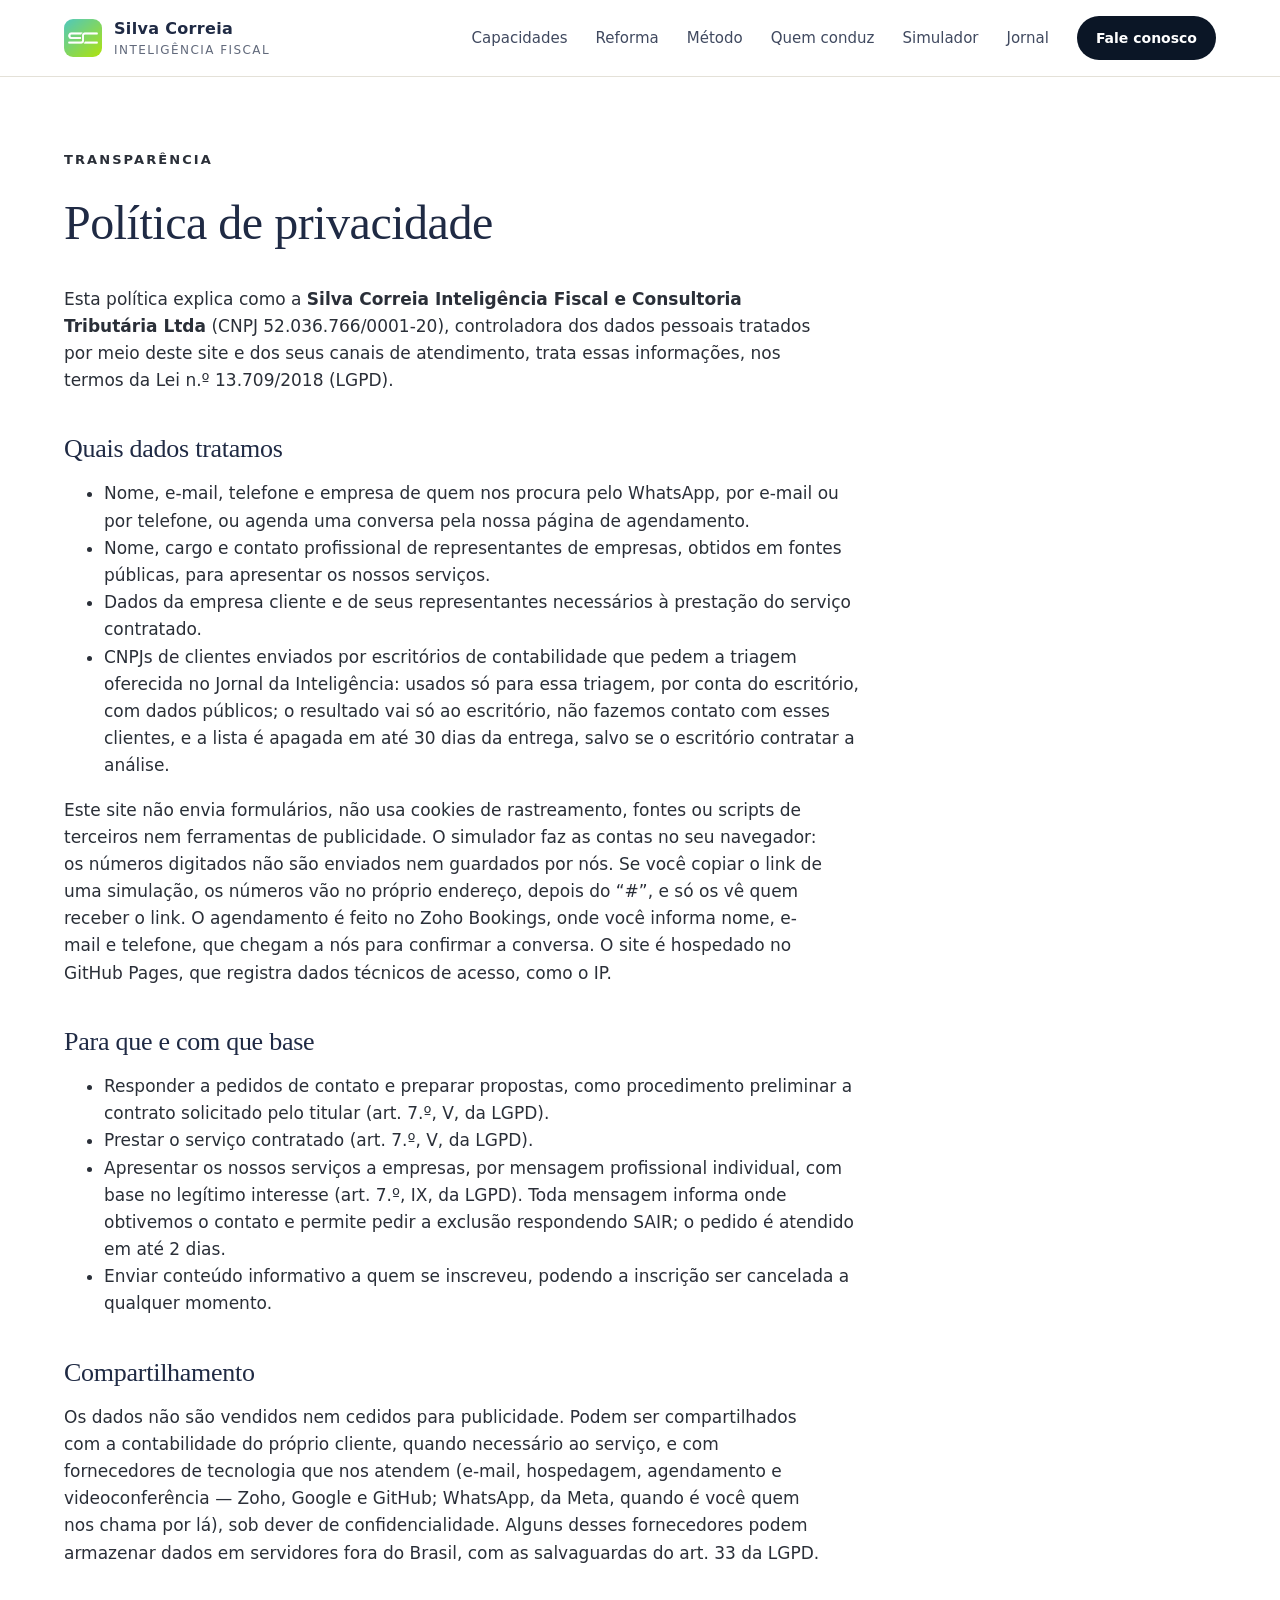
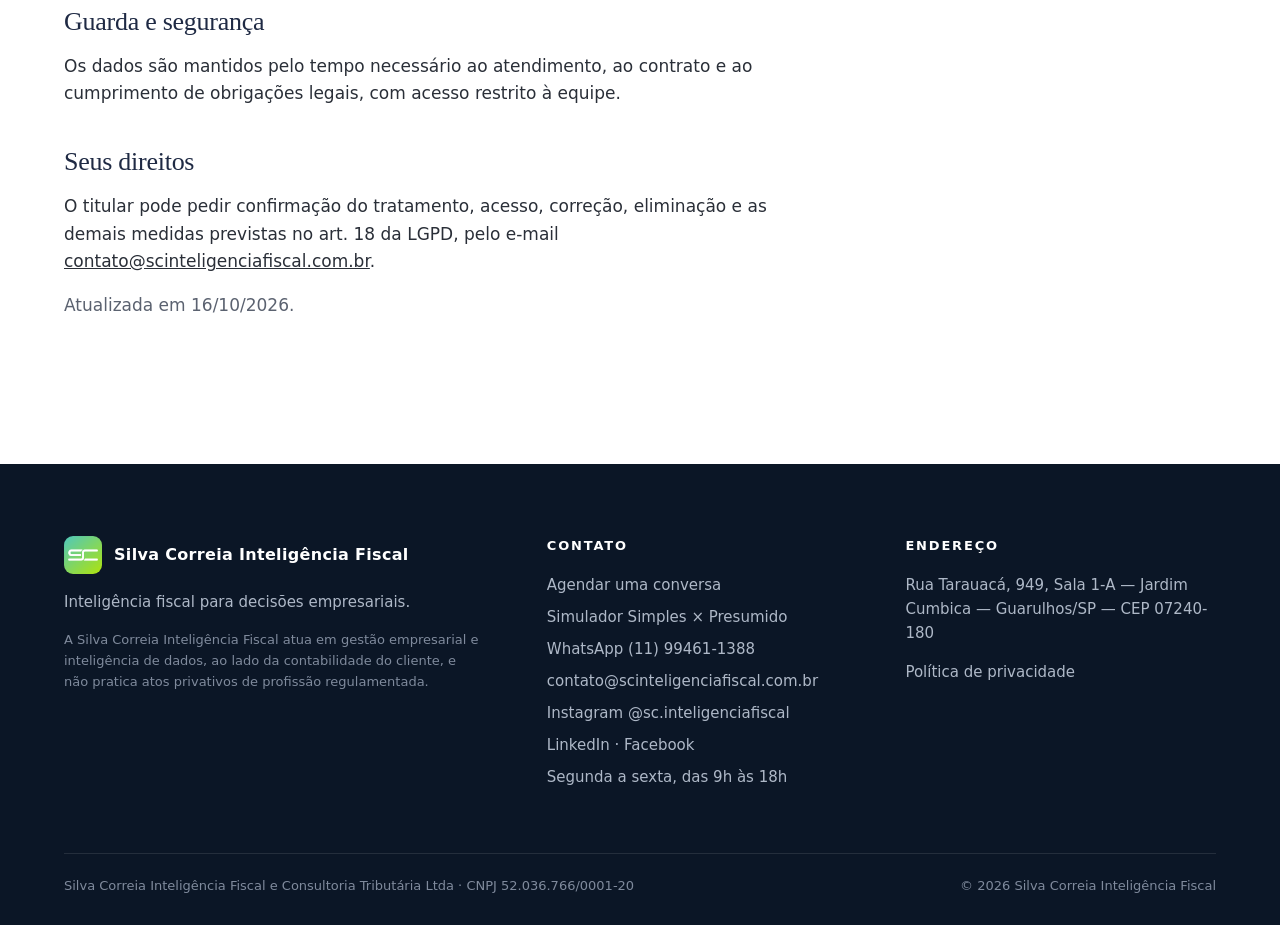
<file: privacidade.html>
<!doctype html>
<html lang="pt-BR">
<head>
<meta charset="utf-8">
<meta name="viewport" content="width=device-width, initial-scale=1">
<meta http-equiv="Content-Security-Policy" content="default-src 'self'; script-src 'self'; style-src 'self' 'unsafe-inline'; img-src 'self' data:; connect-src 'none'; base-uri 'self'; form-action 'none'; object-src 'none'">
<title>Política de privacidade — Silva Correia Inteligência Fiscal</title>
<meta name="description" content="Como tratamos dados pessoais.">

<meta name="theme-color" content="#0B1626">
<meta property="og:type" content="website"><meta property="og:title" content="Política de privacidade — Silva Correia Inteligência Fiscal">
<meta property="og:description" content="Como tratamos dados pessoais."><meta property="og:url" content="https://scinteligenciafiscal.com.br/privacidade.html">
<meta property="og:image" content="https://scinteligenciafiscal.com.br/assets/sc_simbolo.png"><meta property="og:locale" content="pt_BR">
<link rel="canonical" href="https://scinteligenciafiscal.com.br/privacidade.html">
<link rel="icon" href="assets/sc_simbolo.png">
<link rel="stylesheet" href="assets/estilo.css">

</head>
<body>
<a class="pular" href="#conteudo">Pular para o conteúdo</a>
<header class="hdr solido fixo"><div class="cx">
  <a class="marca" href="index.html"><img src="assets/sc_simbolo.png" alt="" width="38" height="38">
    <span>Silva Correia<small>Inteligência Fiscal</small></span></a>
  <button class="menu-btn" aria-label="Abrir menu" aria-expanded="false" aria-controls="menu"><span></span><span></span><span></span></button>
  <nav class="nav" id="menu" aria-label="Principal">
    <a href="index.html#capacidades">Capacidades</a><a href="index.html#reforma">Reforma</a>
    <a href="index.html#metodo">Método</a><a href="index.html#lideranca">Quem conduz</a><a href="simulador.html">Simulador</a><a href="jornal.html">Jornal</a>
    <a class="btn btn-e" href="index.html#contato">Fale conosco</a>
  </nav>
</div></header>
<main id="conteudo">
<section class="doc"><div class="cx">
  <p class="olho">Transparência</p><h1>Política de privacidade</h1>
  <p>Esta política explica como a <strong>Silva Correia Inteligência Fiscal e Consultoria Tributária Ltda</strong> (CNPJ 52.036.766/0001-20), controladora dos dados pessoais tratados
  por meio deste site e dos seus canais de atendimento, trata essas informações, nos termos da Lei n.º 13.709/2018 (LGPD).</p>
  <h2>Quais dados tratamos</h2>
  <ul><li>Nome, e-mail, telefone e empresa de quem nos procura pelo WhatsApp, por e-mail ou por telefone, ou agenda
  uma conversa pela nossa página de agendamento.</li>
  <li>Nome, cargo e contato profissional de representantes de empresas, obtidos em fontes públicas, para apresentar
  os nossos serviços.</li>
  <li>Dados da empresa cliente e de seus representantes necessários à prestação do serviço contratado.</li>
  <li>CNPJs de clientes enviados por escritórios de contabilidade que pedem a triagem oferecida no Jornal da
  Inteligência: usados só para essa triagem, por conta do escritório, com dados públicos; o resultado vai só ao
  escritório, não fazemos contato com esses clientes, e a lista é apagada em até 30 dias da entrega, salvo se o
  escritório contratar a análise.</li></ul>
  <p>Este site não envia formulários, não usa cookies de rastreamento, fontes ou scripts de terceiros nem ferramentas
  de publicidade. O simulador faz as contas no seu navegador: os números digitados não são enviados nem guardados por
  nós. Se você copiar o link de uma simulação, os números vão no próprio endereço, depois do “#”, e só os vê quem
  receber o link. O agendamento é feito no Zoho Bookings, onde você informa nome, e-mail e telefone, que chegam a nós
  para confirmar a conversa. O site é hospedado no GitHub Pages, que registra dados técnicos de acesso, como o IP.</p>
  <h2>Para que e com que base</h2>
  <ul><li>Responder a pedidos de contato e preparar propostas, como procedimento preliminar a contrato solicitado pelo
  titular (art. 7.º, V, da LGPD).</li><li>Prestar o serviço contratado (art. 7.º, V, da LGPD).</li>
  <li>Apresentar os nossos serviços a empresas, por mensagem profissional individual, com base no legítimo interesse
  (art. 7.º, IX, da LGPD). Toda mensagem informa onde obtivemos o contato e permite pedir a exclusão respondendo
  SAIR; o pedido é atendido em até 2 dias.</li>
  <li>Enviar conteúdo informativo a quem se inscreveu, podendo a inscrição ser cancelada a qualquer momento.</li></ul>
  <h2>Compartilhamento</h2>
  <p>Os dados não são vendidos nem cedidos para publicidade. Podem ser compartilhados com a contabilidade do próprio
  cliente, quando necessário ao serviço, e com fornecedores de tecnologia que nos atendem (e-mail, hospedagem,
  agendamento e videoconferência — Zoho, Google e GitHub; WhatsApp, da Meta, quando é você quem nos chama por lá),
  sob dever de confidencialidade. Alguns desses fornecedores podem
  armazenar dados em servidores fora do Brasil, com as salvaguardas do art. 33 da LGPD.</p>
  <h2>Guarda e segurança</h2>
  <p>Os dados são mantidos pelo tempo necessário ao atendimento, ao contrato e ao cumprimento de obrigações legais,
  com acesso restrito à equipe.</p>
  <h2>Seus direitos</h2>
  <p>O titular pode pedir confirmação do tratamento, acesso, correção, eliminação e as demais medidas previstas no
  art. 18 da LGPD, pelo e-mail <a href="mailto:contato@scinteligenciafiscal.com.br">contato@scinteligenciafiscal.com.br</a>.</p>
  <p style="color:var(--cinza)">Atualizada em 16/10/2026.</p>
</div></section>
</main>
<footer class="rodape"><div class="cx">
  <div class="cols">
    <div><a class="marca" href="index.html"><img src="assets/sc_simbolo.png" alt="" width="38" height="38"><span>Silva Correia Inteligência Fiscal</span></a>
      <p>Inteligência fiscal para decisões empresariais.</p><p class="ressalva">A Silva Correia Inteligência Fiscal atua em gestão empresarial e inteligência de dados, ao lado da contabilidade do cliente, e não pratica atos privativos de profissão regulamentada.</p></div>
    <div><h4>Contato</h4><ul>
      <li><a href="agenda.html">Agendar uma conversa</a></li><li><a href="simulador.html">Simulador Simples × Presumido</a></li>
      <li><a href="https://wa.me/5511994611388">WhatsApp (11) 99461-1388</a></li><li><a href="mailto:contato@scinteligenciafiscal.com.br">contato@scinteligenciafiscal.com.br</a></li>
      <li><a href="https://www.instagram.com/sc.inteligenciafiscal/">Instagram @sc.inteligenciafiscal</a></li>
      <li><a href="https://www.linkedin.com/company/145295939/">LinkedIn</a> · <a href="https://www.facebook.com/profile.php?id=61595039078750">Facebook</a></li><li>Segunda a sexta, das 9h às 18h</li></ul></div>
    <div><h4>Endereço</h4><p>Rua Tarauacá, 949, Sala 1-A — Jardim Cumbica — Guarulhos/SP — CEP 07240-180</p><ul><li><a href="privacidade.html">Política de privacidade</a></li></ul></div>
  </div>
  <div class="base"><span>Silva Correia Inteligência Fiscal e Consultoria Tributária Ltda · CNPJ 52.036.766/0001-20</span><span>© 2026 Silva Correia Inteligência Fiscal</span></div>
</div></footer>
<script src="assets/site.js" defer></script>
</body></html>
</file>
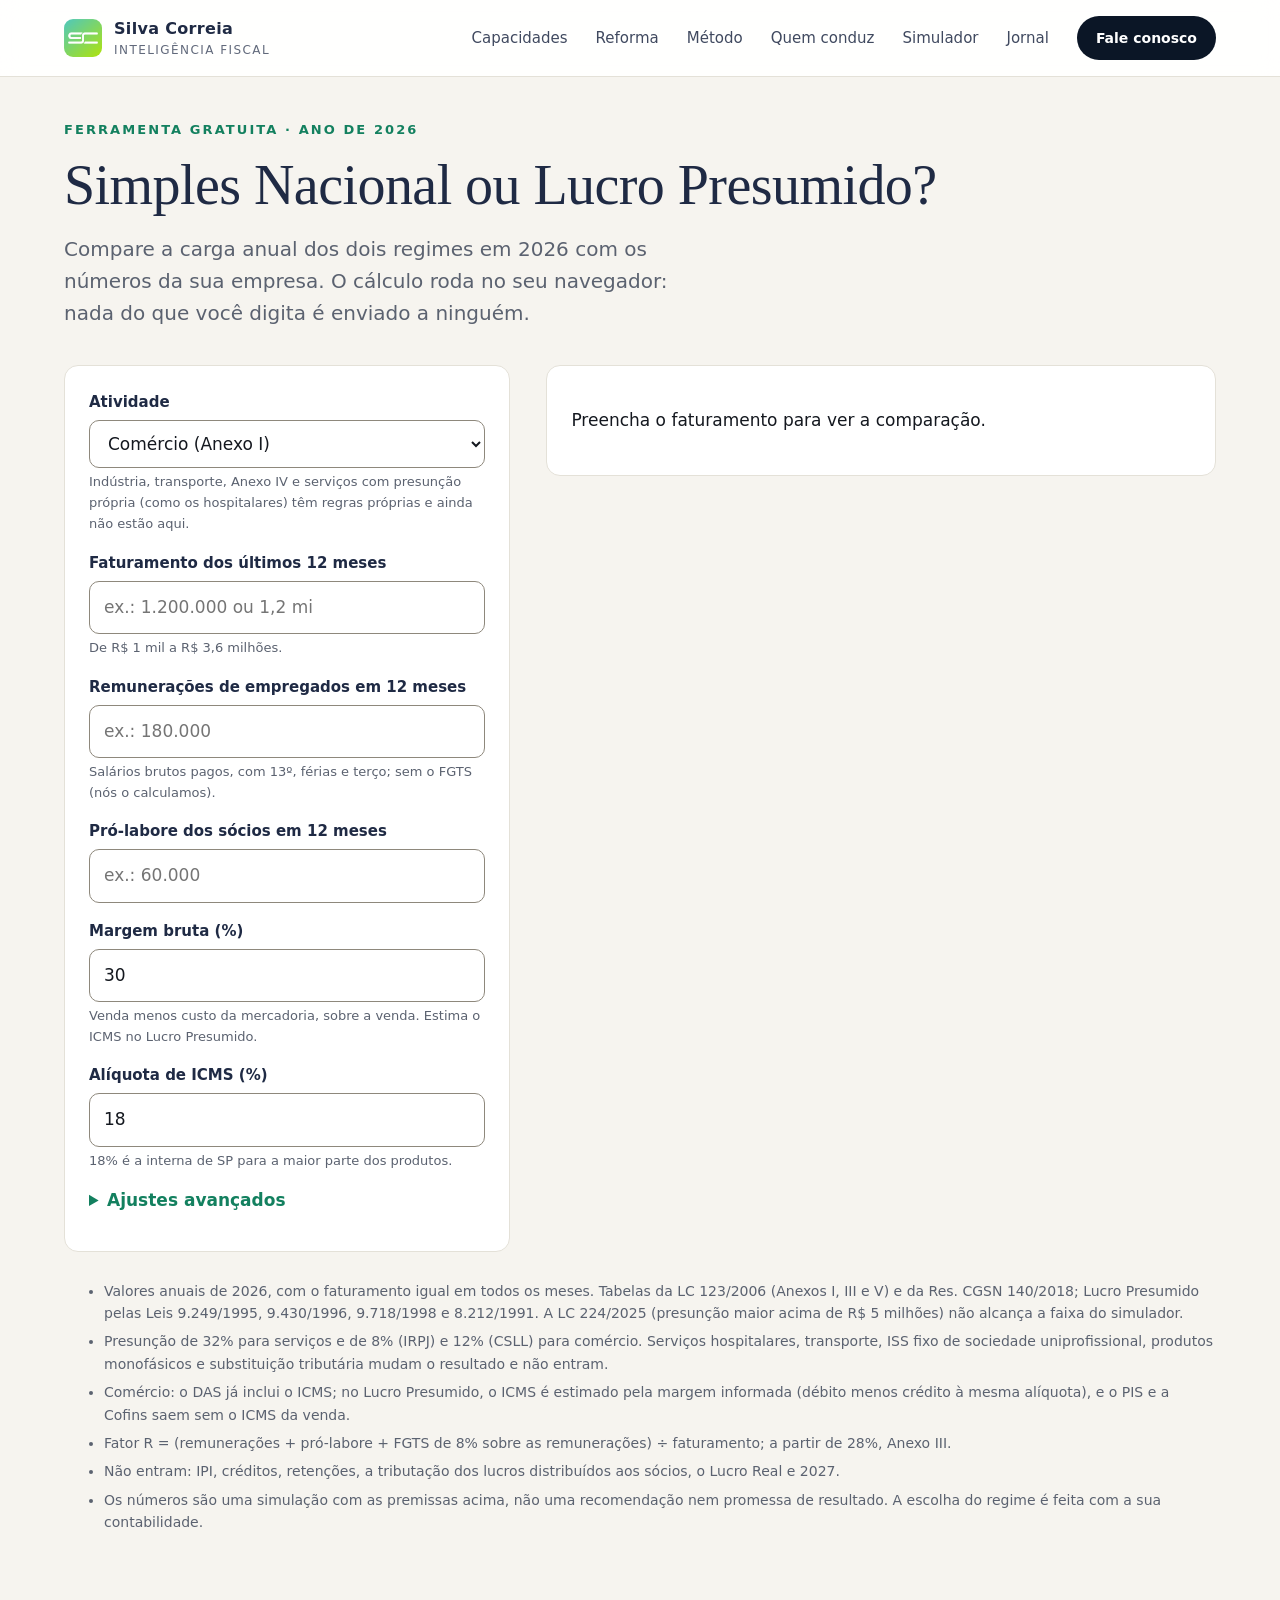
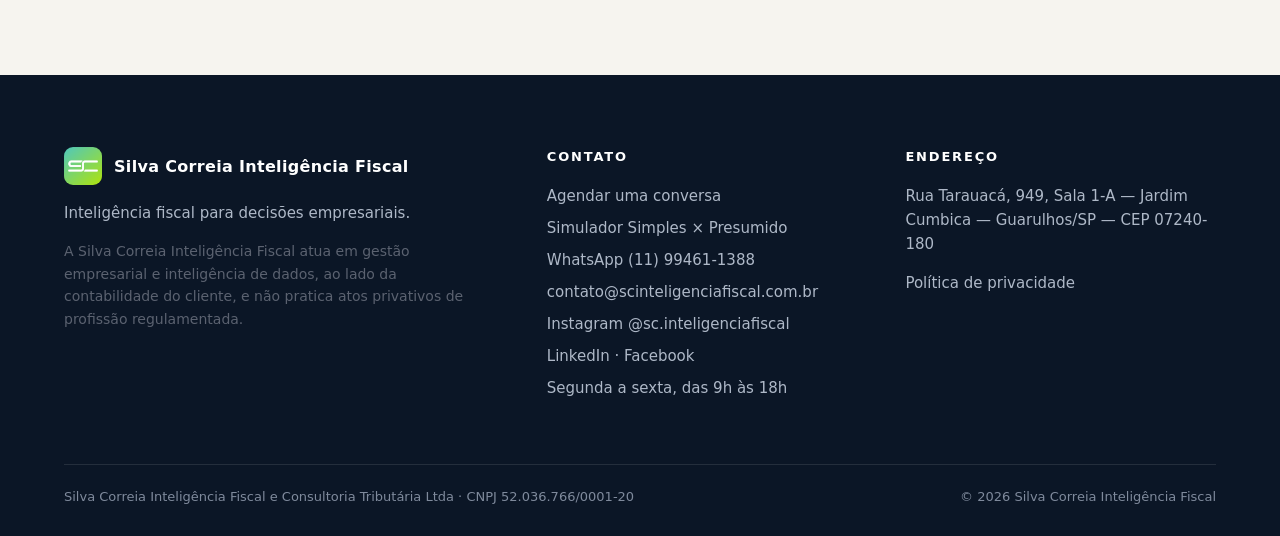
<file: simulador.html>
<!doctype html>
<html lang="pt-BR">
<head>
<meta charset="utf-8">
<meta name="viewport" content="width=device-width, initial-scale=1">
<meta http-equiv="Content-Security-Policy" content="default-src 'self'; script-src 'self'; style-src 'self' 'unsafe-inline'; img-src 'self' data:; connect-src 'none'; base-uri 'self'; form-action 'none'; object-src 'none'">
<title>Simulador Simples × Lucro Presumido 2026 — Silva Correia Inteligência Fiscal</title>
<meta name="description" content="Compare Simples Nacional e Lucro Presumido em 2026 com os números da sua empresa. Grátis; o cálculo roda no navegador.">

<meta name="theme-color" content="#0B1626">
<meta property="og:type" content="website"><meta property="og:title" content="Simulador Simples × Lucro Presumido 2026 — Silva Correia Inteligência Fiscal">
<meta property="og:description" content="Compare Simples Nacional e Lucro Presumido em 2026 com os números da sua empresa. Grátis; o cálculo roda no navegador."><meta property="og:url" content="https://scinteligenciafiscal.com.br/simulador.html">
<meta property="og:image" content="https://scinteligenciafiscal.com.br/assets/sc_simbolo.png"><meta property="og:locale" content="pt_BR">
<link rel="canonical" href="https://scinteligenciafiscal.com.br/simulador.html">
<link rel="icon" href="assets/sc_simbolo.png">
<link rel="stylesheet" href="assets/estilo.css">

</head>
<body>
<a class="pular" href="#conteudo">Pular para o conteúdo</a>
<header class="hdr solido fixo"><div class="cx">
  <a class="marca" href="index.html"><img src="assets/sc_simbolo.png" alt="" width="38" height="38">
    <span>Silva Correia<small>Inteligência Fiscal</small></span></a>
  <button class="menu-btn" aria-label="Abrir menu" aria-expanded="false" aria-controls="menu"><span></span><span></span><span></span></button>
  <nav class="nav" id="menu" aria-label="Principal">
    <a href="index.html#capacidades">Capacidades</a><a href="index.html#reforma">Reforma</a>
    <a href="index.html#metodo">Método</a><a href="index.html#lideranca">Quem conduz</a><a href="simulador.html">Simulador</a><a href="jornal.html">Jornal</a>
    <a class="btn btn-e" href="index.html#contato">Fale conosco</a>
  </nav>
</div></header>
<main id="conteudo">

<style>
.ferr{padding-top:120px}
.ferr h1{font-size:clamp(34px,4.6vw,56px);line-height:1.08;color:var(--navy);overflow-wrap:anywhere}
.ferr .grade{display:grid;grid-template-columns:minmax(280px,.8fr) 1.2fr;gap:36px;margin-top:36px;align-items:start}
.cartao{background:var(--branco);border:1px solid var(--linha);border-radius:var(--r);padding:24px}
.campo{display:block;margin:0 0 16px}.campo span{display:block;font-weight:600;font-size:15px;color:var(--navy);margin:0 0 6px}
.campo small{display:block;color:var(--cinza);font-size:13px;margin-top:4px}
.campo small.ent{color:#13805F;font-weight:600}
.campo input,.campo select{width:100%;font:inherit;font-size:17px;padding:12px 14px;border:1px solid #8E887C;border-radius:10px;background:#fff;color:var(--texto)}
.campo input:focus,.campo select:focus{outline:3px solid #13805F;outline-offset:2px;border-color:#13805F}
details.av summary{cursor:pointer;color:#13805F;font-weight:600;margin:4px 0 12px}
.res{display:grid;grid-template-columns:repeat(3,1fr);gap:14px}
.kc{background:var(--papel);border-radius:12px;padding:16px}.kc b{display:block;font-size:clamp(20px,2.4vw,28px);color:var(--navy);font-family:var(--serif);font-weight:400}
.kc span{font-size:13px;color:var(--cinza)}
.frase{font-size:18px;color:var(--navy);margin:18px 0 6px}
.ressalva{font-size:14px;color:var(--cinza);margin:0 0 10px}
.aviso{background:#FFF8E6;border-left:4px solid #B5934A;padding:12px 14px;border-radius:8px;font-size:15px;margin:12px 0}
.erro{background:#FDECEA;border-left:4px solid #B3261E;padding:12px 14px;border-radius:8px;font-size:15px}
.tab{width:100%;border-collapse:collapse;font-size:15px;margin-top:10px}.tab td{padding:7px 4px;border-bottom:1px solid var(--linha)}
.tab td:last-child{text-align:right;font-variant-numeric:tabular-nums}
.acoes{display:flex;flex-wrap:wrap;gap:10px;margin-top:18px}
button.btn{cursor:pointer;font:inherit;font-weight:600}
.premissas{font-size:14px;color:var(--cinza);margin-top:28px}.premissas li{margin:0 0 6px}
svg.curva{width:100%;height:auto;margin-top:12px}
.etapas3{display:grid;grid-template-columns:repeat(3,1fr);gap:16px;margin-top:28px}
.etapas3 .cartao h3{font-family:var(--sans);font-weight:600;font-size:18px;color:var(--navy);margin:8px 0 6px}
.etapas3 .n{font-family:var(--serif);font-size:30px;color:#13805F}
.sr{position:absolute;width:1px;height:1px;overflow:hidden;clip:rect(0 0 0 0);white-space:nowrap}
@media (max-width:860px){.ferr .grade,.etapas3{grid-template-columns:1fr}.res{grid-template-columns:1fr}}
@media print{.hdr,.rodape,.acoes,form,.pular{display:none!important}.ferr{padding-top:0}.ferr .grade{grid-template-columns:1fr}}
</style>
<section class="papel ferr"><div class="cx">
  <p class="olho">Ferramenta gratuita · ano de 2026</p>
  <h1>Simples Nacional ou Lucro Presumido?</h1>
  <p class="lead">Compare a carga anual dos dois regimes em 2026 com os números da sua empresa. O cálculo roda no seu
  navegador: nada do que você digita é enviado a ninguém.</p>
  <div class="grade">
    <form class="cartao" id="f" novalidate>
      <label class="campo"><span>Atividade</span><select id="atv">
        <option value="comercio">Comércio (Anexo I)</option>
        <option value="servicos_fr">Serviços sujeitos ao Fator R (Anexo III ou V)</option>
        <option value="servicos_iii">Serviços do Anexo III (sem Fator R)</option></select>
        <small>Indústria, transporte, Anexo IV e serviços com presunção própria (como os hospitalares) têm regras
        próprias e ainda não estão aqui.</small></label>
      <label class="campo"><span>Faturamento dos últimos 12 meses</span><input id="rec" inputmode="decimal" autocomplete="off" placeholder="ex.: 1.200.000 ou 1,2 mi">
        <small class="ent" id="ent-rec"></small><small>De R$ 1 mil a R$ 3,6 milhões.</small></label>
      <label class="campo"><span>Remunerações de empregados em 12 meses</span><input id="sal" inputmode="decimal" autocomplete="off" placeholder="ex.: 180.000">
        <small class="ent" id="ent-sal"></small><small>Salários brutos pagos, com 13º, férias e terço; sem o FGTS (nós o
        calculamos).</small></label>
      <label class="campo"><span>Pró-labore dos sócios em 12 meses</span><input id="pl" inputmode="decimal" autocomplete="off" placeholder="ex.: 60.000">
        <small class="ent" id="ent-pl"></small></label>
      <div id="campos-com">
        <label class="campo"><span>Margem bruta (%)</span><input id="mg" inputmode="decimal" value="30">
          <small>Venda menos custo da mercadoria, sobre a venda. Estima o ICMS no Lucro Presumido.</small></label>
        <label class="campo"><span>Alíquota de ICMS (%)</span><input id="ic" inputmode="decimal" value="18">
          <small>18% é a interna de SP para a maior parte dos produtos.</small></label>
      </div>
      <label class="campo" id="campo-iss"><span>ISS do município (%)</span><input id="iss" inputmode="decimal" value="5">
        <small>Entre 2 e 5. Guarulhos e São Paulo variam por serviço.</small></label>
      <details class="av"><summary>Ajustes avançados</summary>
        <label class="campo"><span>RAT ajustado pelo FAP (%)</span><input id="rat" inputmode="decimal" value="2"><small>De 0,5 a 6.</small></label>
        <label class="campo"><span>Terceiros — Sistema S e salário-educação (%)</span><input id="ter" inputmode="decimal" value="5,8"><small>De 0 a 6.</small></label>
      </details>
    </form>
    <div class="cartao" id="saida"><p>Preencha o faturamento para ver a comparação.</p></div>
  </div>
  <p class="sr" aria-live="polite" id="sintese"></p>
  <ul class="premissas">
    <li>Valores anuais de 2026, com o faturamento igual em todos os meses. Tabelas da LC 123/2006 (Anexos I, III e V)
    e da Res. CGSN 140/2018; Lucro Presumido pelas Leis 9.249/1995, 9.430/1996, 9.718/1998 e 8.212/1991. A LC 224/2025
    (presunção maior acima de R$ 5 milhões) não alcança a faixa do simulador.</li>
    <li>Presunção de 32% para serviços e de 8% (IRPJ) e 12% (CSLL) para comércio. Serviços hospitalares, transporte,
    ISS fixo de sociedade uniprofissional, produtos monofásicos e substituição tributária mudam o resultado e não entram.</li>
    <li>Comércio: o DAS já inclui o ICMS; no Lucro Presumido, o ICMS é estimado pela margem informada (débito menos
    crédito à mesma alíquota), e o PIS e a Cofins saem sem o ICMS da venda.</li>
    <li>Fator R = (remunerações + pró-labore + FGTS de 8% sobre as remunerações) ÷ faturamento; a partir de 28%, Anexo III.</li>
    <li>Não entram: IPI, créditos, retenções, a tributação dos lucros distribuídos aos sócios, o Lucro Real e 2027.</li>
    <li>Os números são uma simulação com as premissas acima, não uma recomendação nem promessa de resultado. A escolha
    do regime é feita com a sua contabilidade.</li>
  </ul>
</div></section>
<script src="assets/simulador.js" defer></script>
<script src="assets/simulador_tela.js" defer></script>
</main>
<footer class="rodape"><div class="cx">
  <div class="cols">
    <div><a class="marca" href="index.html"><img src="assets/sc_simbolo.png" alt="" width="38" height="38"><span>Silva Correia Inteligência Fiscal</span></a>
      <p>Inteligência fiscal para decisões empresariais.</p><p class="ressalva">A Silva Correia Inteligência Fiscal atua em gestão empresarial e inteligência de dados, ao lado da contabilidade do cliente, e não pratica atos privativos de profissão regulamentada.</p></div>
    <div><h4>Contato</h4><ul>
      <li><a href="agenda.html">Agendar uma conversa</a></li><li><a href="simulador.html">Simulador Simples × Presumido</a></li>
      <li><a href="https://wa.me/5511994611388">WhatsApp (11) 99461-1388</a></li><li><a href="mailto:contato@scinteligenciafiscal.com.br">contato@scinteligenciafiscal.com.br</a></li>
      <li><a href="https://www.instagram.com/sc.inteligenciafiscal/">Instagram @sc.inteligenciafiscal</a></li>
      <li><a href="https://www.linkedin.com/company/145295939/">LinkedIn</a> · <a href="https://www.facebook.com/profile.php?id=61595039078750">Facebook</a></li><li>Segunda a sexta, das 9h às 18h</li></ul></div>
    <div><h4>Endereço</h4><p>Rua Tarauacá, 949, Sala 1-A — Jardim Cumbica — Guarulhos/SP — CEP 07240-180</p><ul><li><a href="privacidade.html">Política de privacidade</a></li></ul></div>
  </div>
  <div class="base"><span>Silva Correia Inteligência Fiscal e Consultoria Tributária Ltda · CNPJ 52.036.766/0001-20</span><span>© 2026 Silva Correia Inteligência Fiscal</span></div>
</div></footer>
<script src="assets/site.js" defer></script>
</body></html>
</file>
<file: assets/estilo.css>
:root{--ink:#0B1626;--navy:#1F2A44;--turq:#2EBE94;--turq-esc:#13805F;--lima:#8FD13F;--papel:#F6F4EF;
--texto:#14181F;--cinza:#5B6270;--linha:#E4E1D8;--branco:#FFFFFF;
--serif:Georgia,"Times New Roman",serif;--sans:"Segoe UI",Calibri,system-ui,-apple-system,Roboto,Arial,sans-serif;
--r:14px;--cx:1200px}
*{box-sizing:border-box}html{scroll-behavior:smooth}
body{margin:0;font-family:var(--sans);color:var(--texto);background:var(--branco);line-height:1.6;font-size:17px;
-webkit-font-smoothing:antialiased;overflow-x:hidden}
img{max-width:100%;display:block}a{color:inherit}
.cx{max-width:var(--cx);margin:0 auto;padding:0 24px}
.pular{position:absolute;left:-999px;top:8px;background:var(--turq);color:var(--ink);padding:8px 12px;border-radius:6px;z-index:99}
.pular:focus{left:8px}
:focus-visible{outline:3px solid var(--turq);outline-offset:3px;border-radius:4px}
.olho{font-size:13px;font-weight:700;letter-spacing:.16em;text-transform:uppercase;color:var(--turq-esc);margin:0 0 14px}
.escuro .olho,.heroi .olho{color:var(--turq)}
h1,h2,h3{font-family:var(--serif);font-weight:400;letter-spacing:-.01em;margin:0}
h2{font-size:clamp(30px,4vw,46px);line-height:1.12;color:var(--navy)}
.escuro h2{color:var(--branco)}
.lead{font-size:clamp(17px,1.6vw,20px);color:var(--cinza);max-width:640px;margin:18px 0 0}
.escuro .lead{color:#B9C2D0}
section{padding:clamp(72px,10vw,128px) 0}
.escuro{background:var(--ink);color:#DCE2EA}
.papel{background:var(--papel)}

/* botões */
.btn{display:inline-flex;align-items:center;gap:10px;padding:14px 24px;border-radius:999px;font-weight:600;
text-decoration:none;font-size:16px;transition:transform .2s,box-shadow .2s,background .2s;border:1px solid transparent}
.btn:hover{transform:translateY(-2px)}
.btn-p{background:var(--turq);color:var(--ink)}.btn-p:hover{box-shadow:0 10px 30px rgba(46,190,148,.35)}
.btn-s{border-color:rgba(255,255,255,.35);color:var(--branco)}.btn-s:hover{background:rgba(255,255,255,.08)}
.btn-e{background:var(--ink);color:var(--branco)}.btn-e:hover{box-shadow:0 10px 30px rgba(11,22,38,.3)}
.btn-c{border-color:var(--ink);color:var(--ink)}
.seta{transition:transform .2s}.btn:hover .seta{transform:translateX(4px)}

/* cabeçalho */
.hdr{position:fixed;inset:0 0 auto 0;z-index:50;transition:background .3s,border-color .3s,box-shadow .3s;
border-bottom:1px solid transparent;color:var(--branco)}
.hdr.solido{background:rgba(255,255,255,.92);backdrop-filter:saturate(1.4) blur(12px);-webkit-backdrop-filter:saturate(1.4) blur(12px);
border-bottom-color:var(--linha);color:var(--navy)}
.hdr .cx{display:flex;align-items:center;justify-content:space-between;height:76px;gap:16px}
.marca{display:flex;align-items:center;gap:12px;text-decoration:none;font-weight:700;letter-spacing:.02em;font-size:16px}
.marca img{width:38px;height:38px;border-radius:9px}
.marca small{display:block;font-weight:400;font-size:12px;letter-spacing:.12em;text-transform:uppercase;opacity:.7}
.nav{display:flex;align-items:center;gap:28px}
.nav a{text-decoration:none;font-size:15px;opacity:.85}.nav a:hover{opacity:1}
.nav .btn{opacity:1;padding:10px 18px;font-size:14px}
.hdr:not(.solido) .nav .btn-e{background:var(--branco);color:var(--ink)}
.menu-btn{display:none;background:none;border:0;color:inherit;padding:8px;cursor:pointer}
.menu-btn span{display:block;width:24px;height:2px;background:currentColor;margin:5px 0;transition:transform .3s,opacity .3s}

/* herói */
.heroi{position:relative;min-height:min(92vh,900px);display:flex;align-items:center;background:var(--ink);color:var(--branco);
padding:130px 0 80px;overflow:hidden}
.heroi::before{content:"";position:absolute;inset:0;
background-image:linear-gradient(rgba(255,255,255,.045) 1px,transparent 1px),linear-gradient(90deg,rgba(255,255,255,.045) 1px,transparent 1px);
background-size:64px 64px;mask-image:radial-gradient(ellipse at 70% 40%,#000 0%,transparent 75%);-webkit-mask-image:radial-gradient(ellipse at 70% 40%,#000 0%,transparent 75%)}
.heroi::after{content:"";position:absolute;width:820px;height:820px;right:-220px;top:-260px;border-radius:50%;
background:radial-gradient(circle,rgba(46,190,148,.28),transparent 62%);filter:blur(10px);animation:pulsa 9s ease-in-out infinite}
@keyframes pulsa{50%{transform:scale(1.08) translate(-20px,20px)}}
.heroi .cx{position:relative;z-index:1;display:grid;grid-template-columns:1.15fr .85fr;gap:56px;align-items:center}
.heroi h1{font-size:clamp(42px,6.2vw,80px);line-height:1.04;color:var(--branco)}
.heroi h1 em{font-style:italic;color:var(--turq)}
.heroi .lead{color:#C3CCDA;max-width:600px;margin-top:26px}
.acoes{display:flex;flex-wrap:wrap;gap:14px;margin-top:36px}
.etiquetas{display:flex;flex-wrap:wrap;gap:10px;margin-top:44px;padding:0;list-style:none}
.etiquetas li{font-size:13px;letter-spacing:.04em;color:#AEB8C7;border:1px solid rgba(255,255,255,.14);padding:6px 12px;border-radius:999px}

.painel{background:linear-gradient(160deg,rgba(255,255,255,.09),rgba(255,255,255,.03));border:1px solid rgba(255,255,255,.14);
border-radius:20px;padding:24px;backdrop-filter:blur(6px);box-shadow:0 40px 80px rgba(0,0,0,.35)}
.painel-top{display:flex;justify-content:space-between;align-items:center;font-size:13px;color:#AEB8C7;margin-bottom:18px}
.pontos i{display:inline-block;width:8px;height:8px;border-radius:50%;background:rgba(255,255,255,.25);margin-left:5px}
.kpis{display:grid;grid-template-columns:repeat(3,1fr);gap:10px;margin-bottom:18px}
.kpi{background:rgba(255,255,255,.05);border:1px solid rgba(255,255,255,.08);border-radius:12px;padding:12px}
.kpi b{display:block;font-size:12px;font-weight:600;color:#C3CCDA;letter-spacing:.04em}
.kpi span{display:flex;align-items:center;gap:6px;font-size:13px;color:var(--branco);margin-top:6px}
.kpi span::before{content:"";width:8px;height:8px;border-radius:50%;background:var(--turq)}
.kpi.al span::before{background:var(--lima)}
.grafico{width:100%;height:auto}
.grafico .l1{stroke:var(--turq);stroke-width:2.5;fill:none;stroke-dasharray:600;stroke-dashoffset:600;animation:traca 2.4s .4s ease forwards}
.grafico .l2{stroke:rgba(255,255,255,.35);stroke-width:1.5;fill:none;stroke-dasharray:4 6}
.grafico .area{fill:url(#gArea);opacity:0;animation:aparece 1.2s 1.6s forwards}
.grafico rect{fill:rgba(255,255,255,.12);transform-origin:bottom;transform-box:fill-box;animation:sobe 1s ease both}
@keyframes traca{to{stroke-dashoffset:0}}@keyframes aparece{to{opacity:1}}@keyframes sobe{from{transform:scaleY(0)}}
.legenda-il{font-size:11px;color:#7F8A9C;margin-top:10px;text-align:right}
.rolar{position:absolute;left:50%;bottom:26px;transform:translateX(-50%);z-index:1;width:26px;height:42px;border:2px solid rgba(255,255,255,.35);border-radius:14px}
.rolar::after{content:"";position:absolute;left:50%;top:8px;width:4px;height:8px;margin-left:-2px;border-radius:2px;background:var(--branco);animation:desce 1.8s infinite}
@keyframes desce{0%{opacity:0;transform:translateY(0)}40%{opacity:1}100%{opacity:0;transform:translateY(12px)}}

/* pilares */
.pilares{padding:0;background:var(--branco)}
.pilares .cx{display:grid;grid-template-columns:repeat(3,1fr);border-bottom:1px solid var(--linha)}
.pilar{padding:44px 32px 44px 0}
.pilar+.pilar{padding-left:32px;border-left:1px solid var(--linha)}
.pilar h3{font-size:24px;color:var(--navy);margin-bottom:8px}.pilar p{margin:0;color:var(--cinza)}

/* capacidades */
.cap-grade{display:grid;grid-template-columns:.9fr 1.1fr;gap:72px;align-items:start}
.cap-intro{position:sticky;top:120px}
.cap-lista{list-style:none;margin:0;padding:0;border-top:1px solid var(--linha)}
.cap{display:grid;grid-template-columns:72px 1fr 28px;gap:20px;padding:30px 12px;border-bottom:1px solid var(--linha);
transition:background .25s,padding .25s}
.cap:hover{background:var(--papel);padding-left:22px}
.cap .n{font-family:var(--serif);font-size:30px;color:var(--turq-esc);line-height:1}
.cap h3{font-family:var(--sans);font-weight:600;font-size:20px;color:var(--navy);margin-bottom:8px}
.cap p{margin:0;color:var(--cinza)}
.cap .seta{align-self:center;color:var(--turq-esc);font-size:22px}
.cap:hover .seta{transform:translateX(6px)}

/* linha do tempo */
.tempo{display:grid;grid-template-columns:repeat(4,1fr);gap:28px;margin-top:64px;position:relative;list-style:none;padding:0}
.tempo::before{content:"";position:absolute;left:0;right:0;top:9px;height:1px;background:linear-gradient(90deg,var(--turq),rgba(255,255,255,.12))}
.tempo li{position:relative;padding-top:42px}
.tempo li::before{content:"";position:absolute;top:0;left:0;width:19px;height:19px;border-radius:50%;background:var(--ink);border:2px solid var(--turq)}
.tempo li.agora::before{background:var(--turq);box-shadow:0 0 0 8px rgba(46,190,148,.18)}
.ano{font-family:var(--serif);font-size:40px;color:var(--branco);line-height:1}
.tempo h3{font-family:var(--sans);font-size:17px;font-weight:600;color:var(--turq);margin:14px 0 8px}
.tempo p{margin:0;color:#AEB8C7;font-size:15.5px}
.fonte{font-size:13px;color:#7F8A9C;margin-top:44px}

/* método */
.passos{display:grid;grid-template-columns:repeat(4,1fr);gap:24px;margin-top:56px;position:relative}
.passos::before{content:"";position:absolute;top:27px;left:28px;right:28px;height:1px;background:var(--linha)}
.passo{position:relative}
.passo .c{width:56px;height:56px;border-radius:50%;background:var(--branco);border:1px solid var(--linha);display:grid;place-items:center;
font-family:var(--serif);font-size:22px;color:var(--navy);margin-bottom:22px;position:relative;transition:background .3s,color .3s,border-color .3s}
.passo:hover .c{background:var(--navy);color:var(--branco);border-color:var(--navy)}
.passo h3{font-family:var(--sans);font-weight:600;font-size:18px;color:var(--navy);margin-bottom:8px}
.passo p{margin:0;color:var(--cinza);font-size:16px}

/* entregáveis */
.cards{display:grid;grid-template-columns:repeat(3,1fr);gap:24px;margin-top:56px}
.card{border:1px solid var(--linha);border-radius:var(--r);padding:32px;background:var(--branco);transition:transform .3s,box-shadow .3s,border-color .3s}
.card:hover{transform:translateY(-6px);box-shadow:0 24px 48px rgba(11,22,38,.08);border-color:transparent}
.card svg{width:40px;height:40px;stroke:var(--turq-esc);fill:none;stroke-width:1.6;margin-bottom:22px}
.card h3{font-family:var(--sans);font-weight:600;font-size:19px;color:var(--navy);margin-bottom:8px}
.card p{margin:0;color:var(--cinza)}

/* liderança */
.lider{display:grid;grid-template-columns:.8fr 1.2fr;gap:72px;align-items:center}
.foto{position:relative;isolation:isolate}
.foto img{width:100%;aspect-ratio:4/5;object-fit:cover;object-position:top;border-radius:18px}
.foto::after{content:"";position:absolute;inset:auto -16px -16px auto;width:55%;height:55%;border:2px solid var(--turq);border-radius:18px;z-index:-1}
.cargo{color:var(--turq-esc);font-weight:600;margin:10px 0 22px}

/* jornal */
.jornal{display:grid;grid-template-columns:1.3fr .7fr;gap:40px;align-items:center;background:var(--branco);border:1px solid var(--linha);
border-radius:20px;padding:clamp(28px,5vw,56px)}
.jornal h2{font-size:clamp(26px,3vw,36px)}

/* chamada final */
.final{background:linear-gradient(120deg,var(--turq),var(--lima));color:var(--ink);text-align:center}
.final h2{color:var(--ink);max-width:780px;margin:0 auto}
.final .lead{color:#1F3A30;margin:18px auto 0}
.final .acoes{justify-content:center}
.contatos{display:flex;flex-wrap:wrap;justify-content:center;gap:12px 32px;margin-top:36px;font-size:15px}
.contatos a{text-decoration:none;border-bottom:1px solid rgba(11,22,38,.35)}

/* rodapé */
.rodape{background:var(--ink);color:#AEB8C7;padding:72px 0 28px;font-size:15px}
.rodape .cols{display:grid;grid-template-columns:1.4fr 1fr 1fr;gap:48px}
.rodape h4{color:var(--branco);font-size:13px;letter-spacing:.14em;text-transform:uppercase;margin:0 0 16px}
.rodape a{text-decoration:none}.rodape a:hover{color:var(--branco)}
.rodape ul{list-style:none;margin:0;padding:0}.rodape li{margin-bottom:8px}
.rodape .marca{color:var(--branco);margin-bottom:16px}
.ressalva{font-size:13px;color:#7F8A9C;margin-top:16px;max-width:420px}
.base{border-top:1px solid rgba(255,255,255,.1);margin-top:56px;padding-top:22px;display:flex;flex-wrap:wrap;justify-content:space-between;gap:12px;font-size:13px;color:#7F8A9C}

/* privacidade */
.doc{padding-top:150px}.doc h1{font-size:clamp(34px,4vw,48px);color:var(--navy);margin-bottom:24px}
.doc h2{font-size:26px;margin:40px 0 12px}.doc p,.doc li{max-width:760px;color:#2A2F38}

/* revelação ao rolar */
.rv{opacity:0;transform:translateY(24px);transition:opacity .8s ease,transform .8s ease}
.rv.on{opacity:1;transform:none}
.d1{transition-delay:.1s}.d2{transition-delay:.2s}.d3{transition-delay:.3s}
@media (prefers-reduced-motion:reduce){*{animation:none!important;transition:none!important;scroll-behavior:auto!important}
.rv{opacity:1;transform:none}.grafico .l1{stroke-dashoffset:0}.grafico .area{opacity:1}}

/* responsivo */
@media (max-width:980px){
 .heroi .cx,.cap-grade,.lider,.jornal{grid-template-columns:1fr}
 .cap-intro{position:static}.painel{max-width:520px}
 .tempo,.passos{grid-template-columns:repeat(2,1fr)}.passos::before{display:none}
 .cards{grid-template-columns:1fr}.rodape .cols{grid-template-columns:1fr 1fr}
 .lider{gap:40px}.foto{max-width:420px}
}
/* menu: hambúrguer até 1080 px — com "Simulador" e "Jornal" o menu não cabe em 768 (auditoria web, 16/10/2026) */
.nav a,.marca{white-space:nowrap}
html{scroll-padding-top:96px}
@media (max-width:1080px){
 .menu-btn{display:block}
 .nav{position:fixed;inset:76px 0 auto 0;background:var(--branco);color:var(--navy);flex-direction:column;align-items:flex-start;gap:0;
 padding:8px 16px 24px;border-bottom:1px solid var(--linha);transform:translateY(-12px);opacity:0;pointer-events:none;transition:.25s}
 .nav a{padding:14px 0;width:100%;border-bottom:1px solid var(--linha);font-size:17px}
 .nav .btn{margin-top:16px;border-bottom:0;width:auto}
 .hdr.aberto .nav{transform:none;opacity:1;pointer-events:auto}
 .hdr.aberto{background:var(--branco);color:var(--navy)}
}
@media (max-width:760px){
 .cx{padding:0 16px}
 .menu-btn{display:block}
 .nav{position:fixed;inset:76px 0 auto 0;background:var(--branco);color:var(--navy);flex-direction:column;align-items:flex-start;gap:0;
 padding:8px 16px 24px;border-bottom:1px solid var(--linha);transform:translateY(-12px);opacity:0;pointer-events:none;transition:.25s}
 .nav a{padding:14px 0;width:100%;border-bottom:1px solid var(--linha);font-size:17px}
 .nav .btn{margin-top:16px;border-bottom:0;width:auto}
 .hdr.aberto .nav{transform:none;opacity:1;pointer-events:auto}
 .hdr.aberto{background:var(--branco);color:var(--navy)}
 .hdr.aberto .menu-btn span:nth-child(1){transform:translateY(7px) rotate(45deg)}
 .hdr.aberto .menu-btn span:nth-child(2){opacity:0}
 .hdr.aberto .menu-btn span:nth-child(3){transform:translateY(-7px) rotate(-45deg)}
 .marca small{display:none}
 .pilares .cx{grid-template-columns:1fr}.pilar,.pilar+.pilar{padding:28px 0;border-left:0;border-top:1px solid var(--linha)}
 .tempo,.passos{grid-template-columns:1fr}.tempo::before{left:9px;right:auto;top:0;bottom:0;width:1px;height:auto}
 .tempo li{padding:0 0 0 44px}.tempo li::before{top:4px}
 .cap{grid-template-columns:52px 1fr;padding:24px 4px}.cap .seta{display:none}.cap:hover{padding-left:4px}
 .kpis{grid-template-columns:1fr 1fr 1fr}.kpi{padding:10px 8px}
 .rodape .cols{grid-template-columns:1fr}
 .rolar{display:none}
}
</file>
